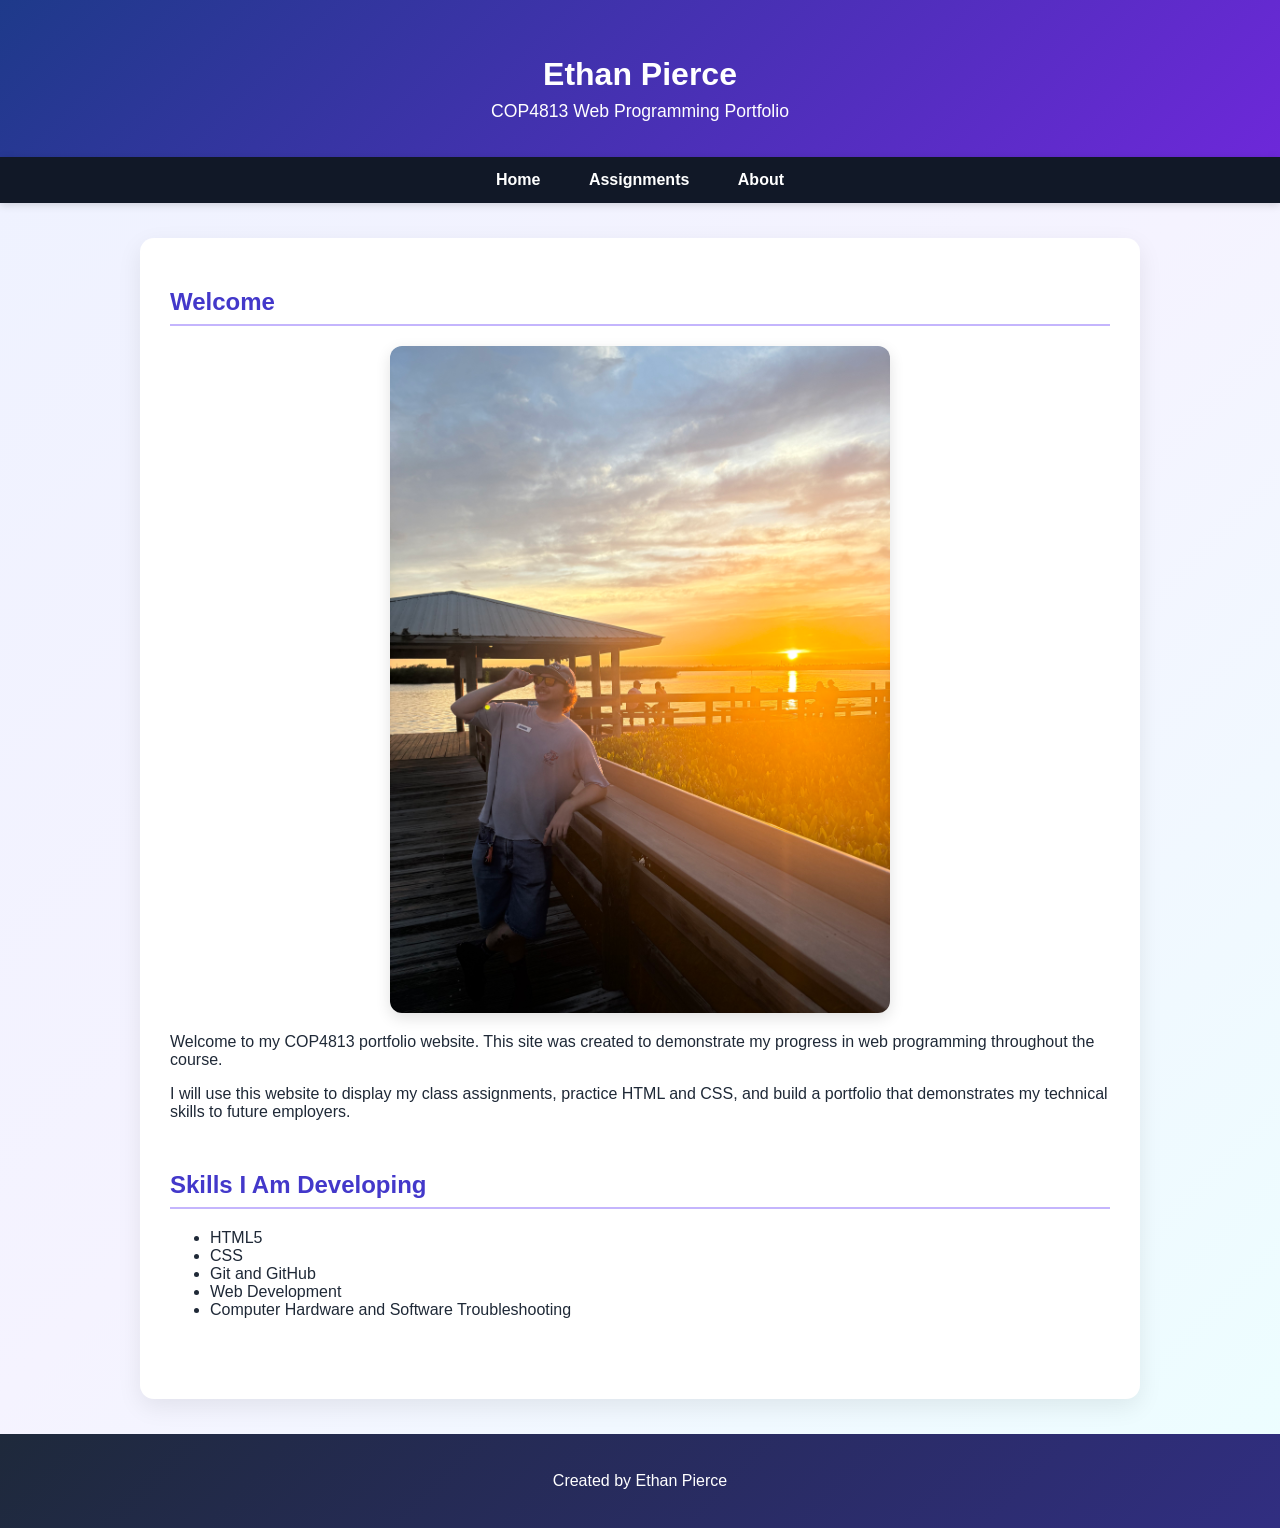
<file: index.html>
<!DOCTYPE html>
<html lang="en">
<head>
    <meta charset="UTF-8">
    <meta name="viewport" content="width=device-width, initial-scale=1.0">

    <meta name="description" content="Personal portfolio website for Ethan Pierce's COP4813 web programming course at Daytona State College.">
    <meta name="author" content="Ethan Pierce">

    <title>Ethan Pierce | COP4813 Portfolio</title>

    <link rel="stylesheet" href="style.css">
</head>

<body>

    <header>
        <h1>Ethan Pierce</h1>
        <p>COP4813 Web Programming Portfolio</p>
    </header>

    <nav aria-label="Main navigation">
        <ul>
            <li><a href="index.html">Home</a></li>
            <li><a href="assignments.html">Assignments</a></li>
            <li><a href="about.html">About</a></li>
        </ul>
    </nav>

    <main>

        <section>
            <h2>Welcome</h2>

            <img src="images/ethan.jpeg"
                 alt="Ethan Pierce"
                 class="profile-image">

            <p>
                Welcome to my COP4813 portfolio website. This site was created
                to demonstrate my progress in web programming throughout the course.
            </p>

            <p>
                I will use this website to display my class assignments, practice
                HTML and CSS, and build a portfolio that demonstrates my technical
                skills to future employers.
            </p>
        </section>


        <section>
            <h2>Skills I Am Developing</h2>

            <ul>
                <li>HTML5</li>
                <li>CSS</li>
                <li>Git and GitHub</li>
                <li>Web Development</li>
                <li>Computer Hardware and Software Troubleshooting</li>
            </ul>
        </section>

    </main>

    <footer>
        <p>Created by Ethan Pierce</p>
    </footer>

</body>
</html>
</file>
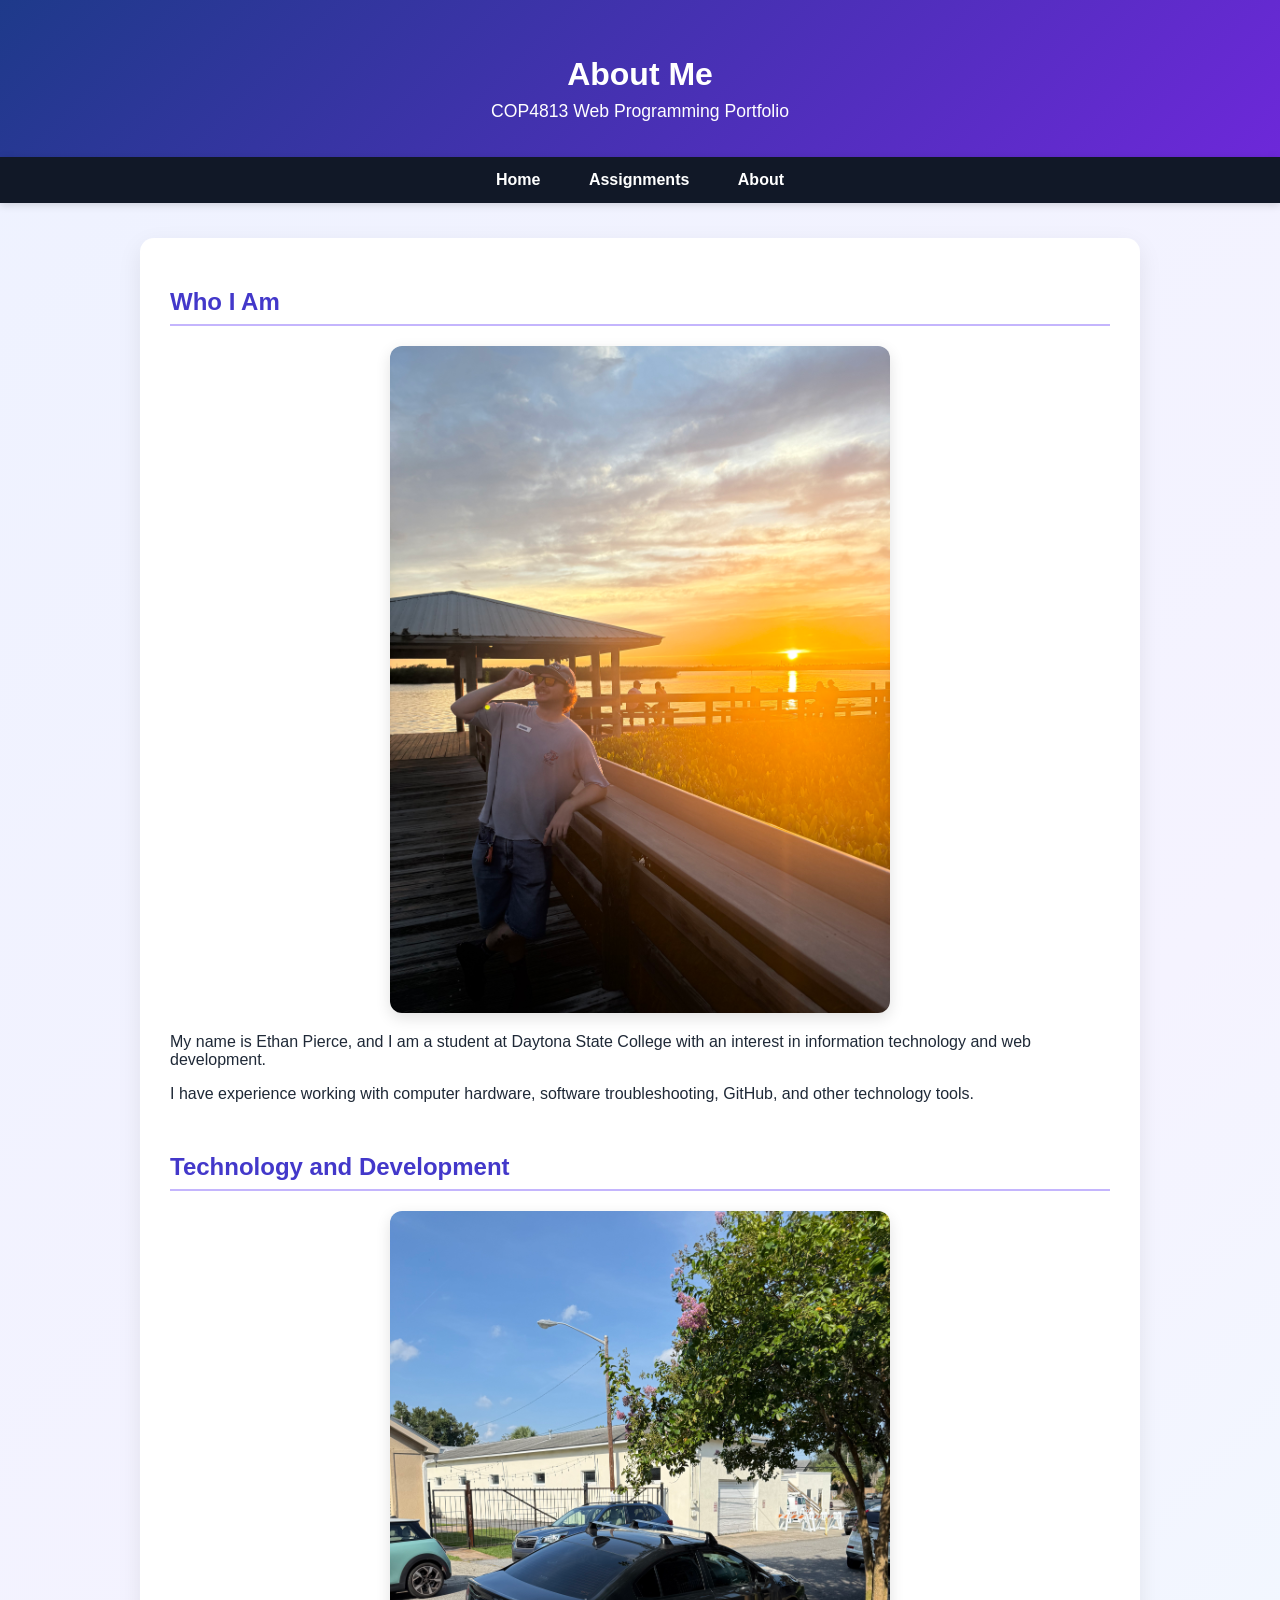
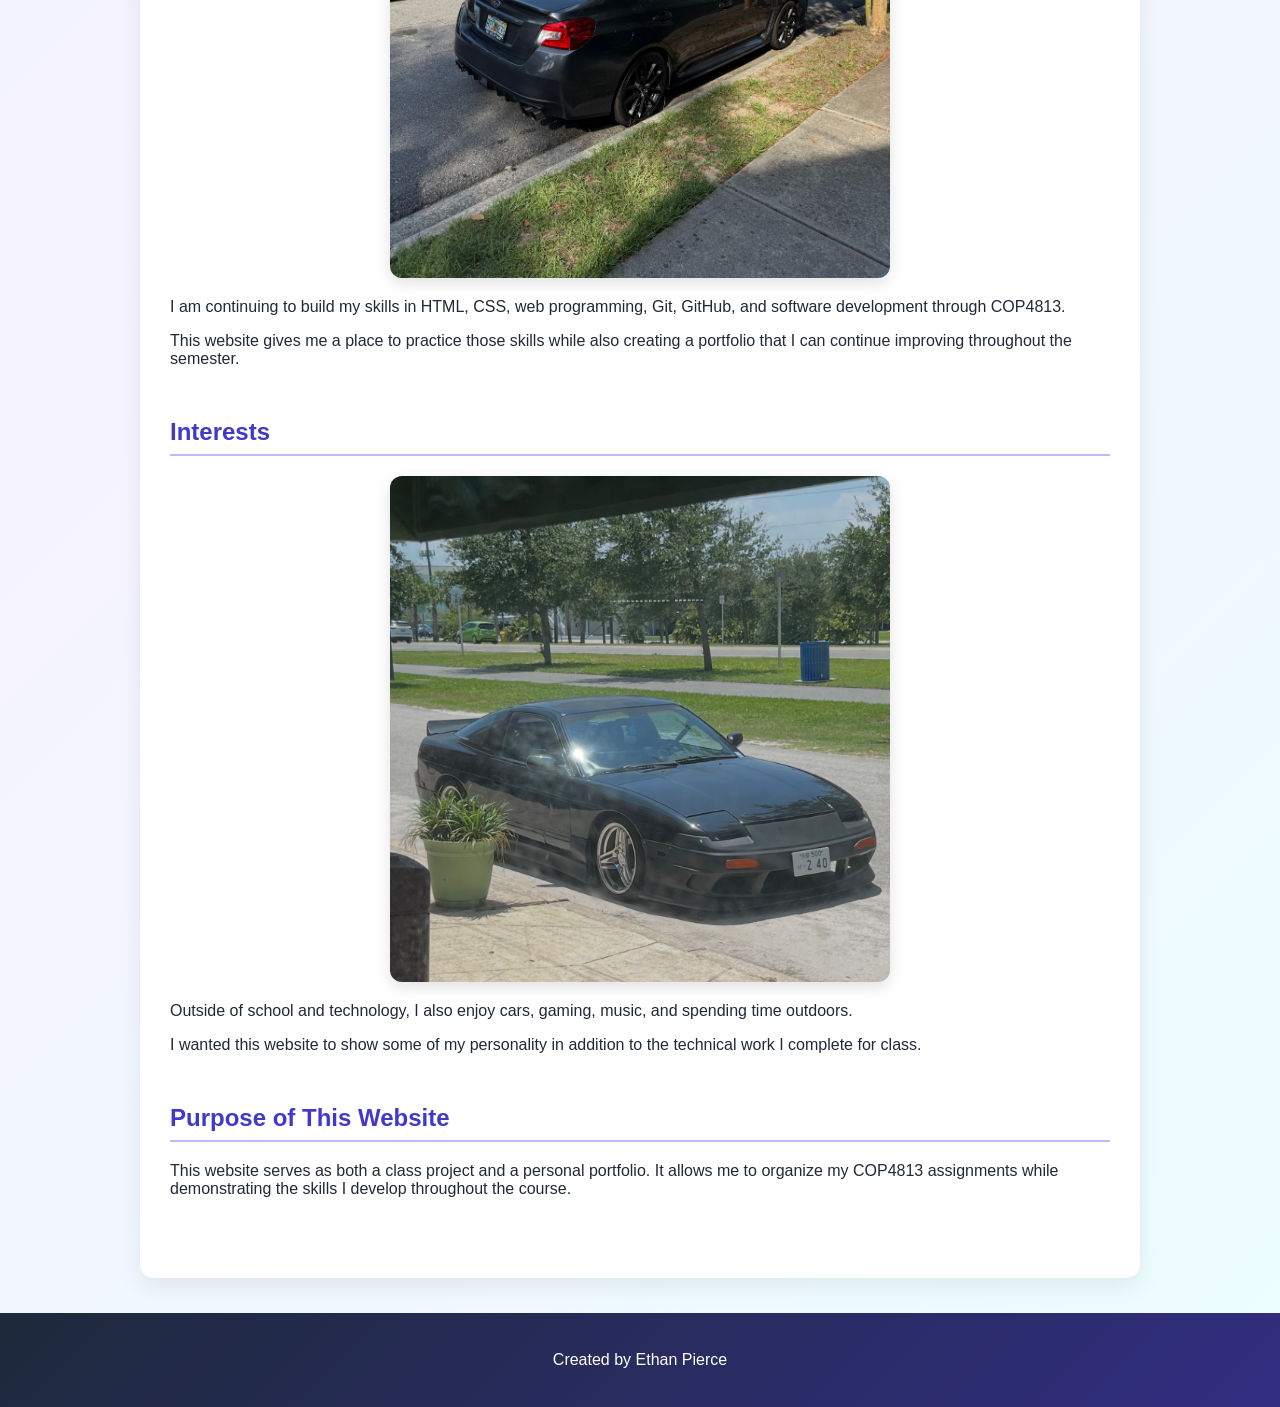
<file: about.html>
<!DOCTYPE html>
<html lang="en">
<head>
    <meta charset="UTF-8">
    <meta name="viewport" content="width=device-width, initial-scale=1.0">

    <meta name="description" content="About Ethan Pierce, a Daytona State College student building web development and information technology skills through COP4813.">
    <meta name="author" content="Ethan Pierce">

    <title>About | Ethan Pierce</title>

    <link rel="stylesheet" href="style.css">
</head>

<body>

    <header>
        <h1>About Me</h1>
        <p>COP4813 Web Programming Portfolio</p>
    </header>

    <nav aria-label="Main navigation">
        <ul>
            <li><a href="index.html">Home</a></li>
            <li><a href="assignments.html">Assignments</a></li>
            <li><a href="about.html">About</a></li>
        </ul>
    </nav>

    <main>

        <section>
            <h2>Who I Am</h2>

            <img src="images/ethan.jpeg"
                 alt="Ethan Pierce"
                 class="about-page-image">

            <p>
                My name is Ethan Pierce, and I am a student at Daytona State College
                with an interest in information technology and web development.
            </p>

            <p>
                I have experience working with computer hardware, software
                troubleshooting, GitHub, and other technology tools.
            </p>
        </section>

        <section>
            <h2>Technology and Development</h2>

            <img src="images/serana.jpeg"
                 alt="Ethan Pierce's newer car"
                 class="about-page-image">

            <p>
                I am continuing to build my skills in HTML, CSS, web programming,
                Git, GitHub, and software development through COP4813.
            </p>

            <p>
                This website gives me a place to practice those skills while also
                creating a portfolio that I can continue improving throughout the
                semester.
            </p>
        </section>

        <section>
            <h2>Interests</h2>

            <img src="images/eva.jpeg"
                 alt="Ethan Pierce's previous car"
                 class="about-page-image">

            <p>
                Outside of school and technology, I also enjoy cars, gaming,
                music, and spending time outdoors.
            </p>

            <p>
                I wanted this website to show some of my personality in addition
                to the technical work I complete for class.
            </p>
        </section>

        <section>
            <h2>Purpose of This Website</h2>

            <p>
                This website serves as both a class project and a personal portfolio.
                It allows me to organize my COP4813 assignments while demonstrating
                the skills I develop throughout the course.
            </p>
        </section>

    </main>

    <footer>
        <p>Created by Ethan Pierce</p>
    </footer>

</body>
</html>
</file>
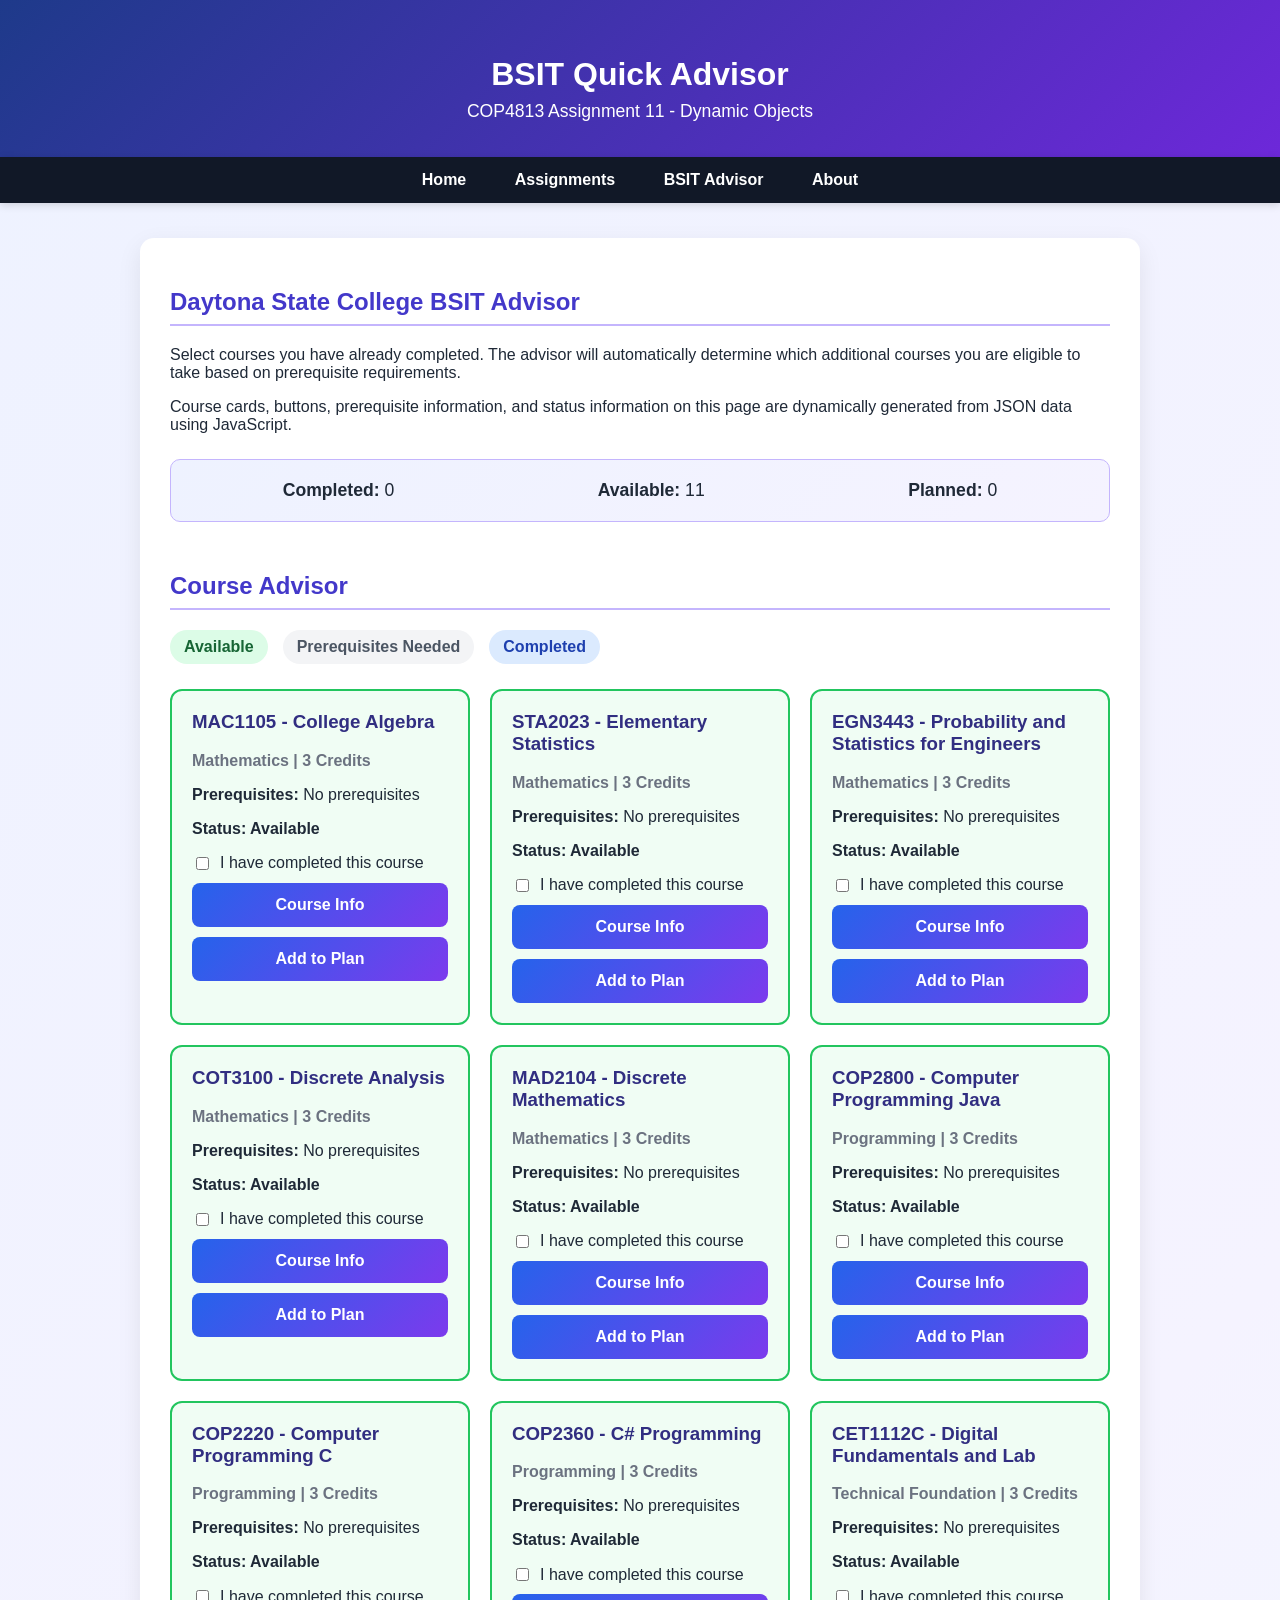
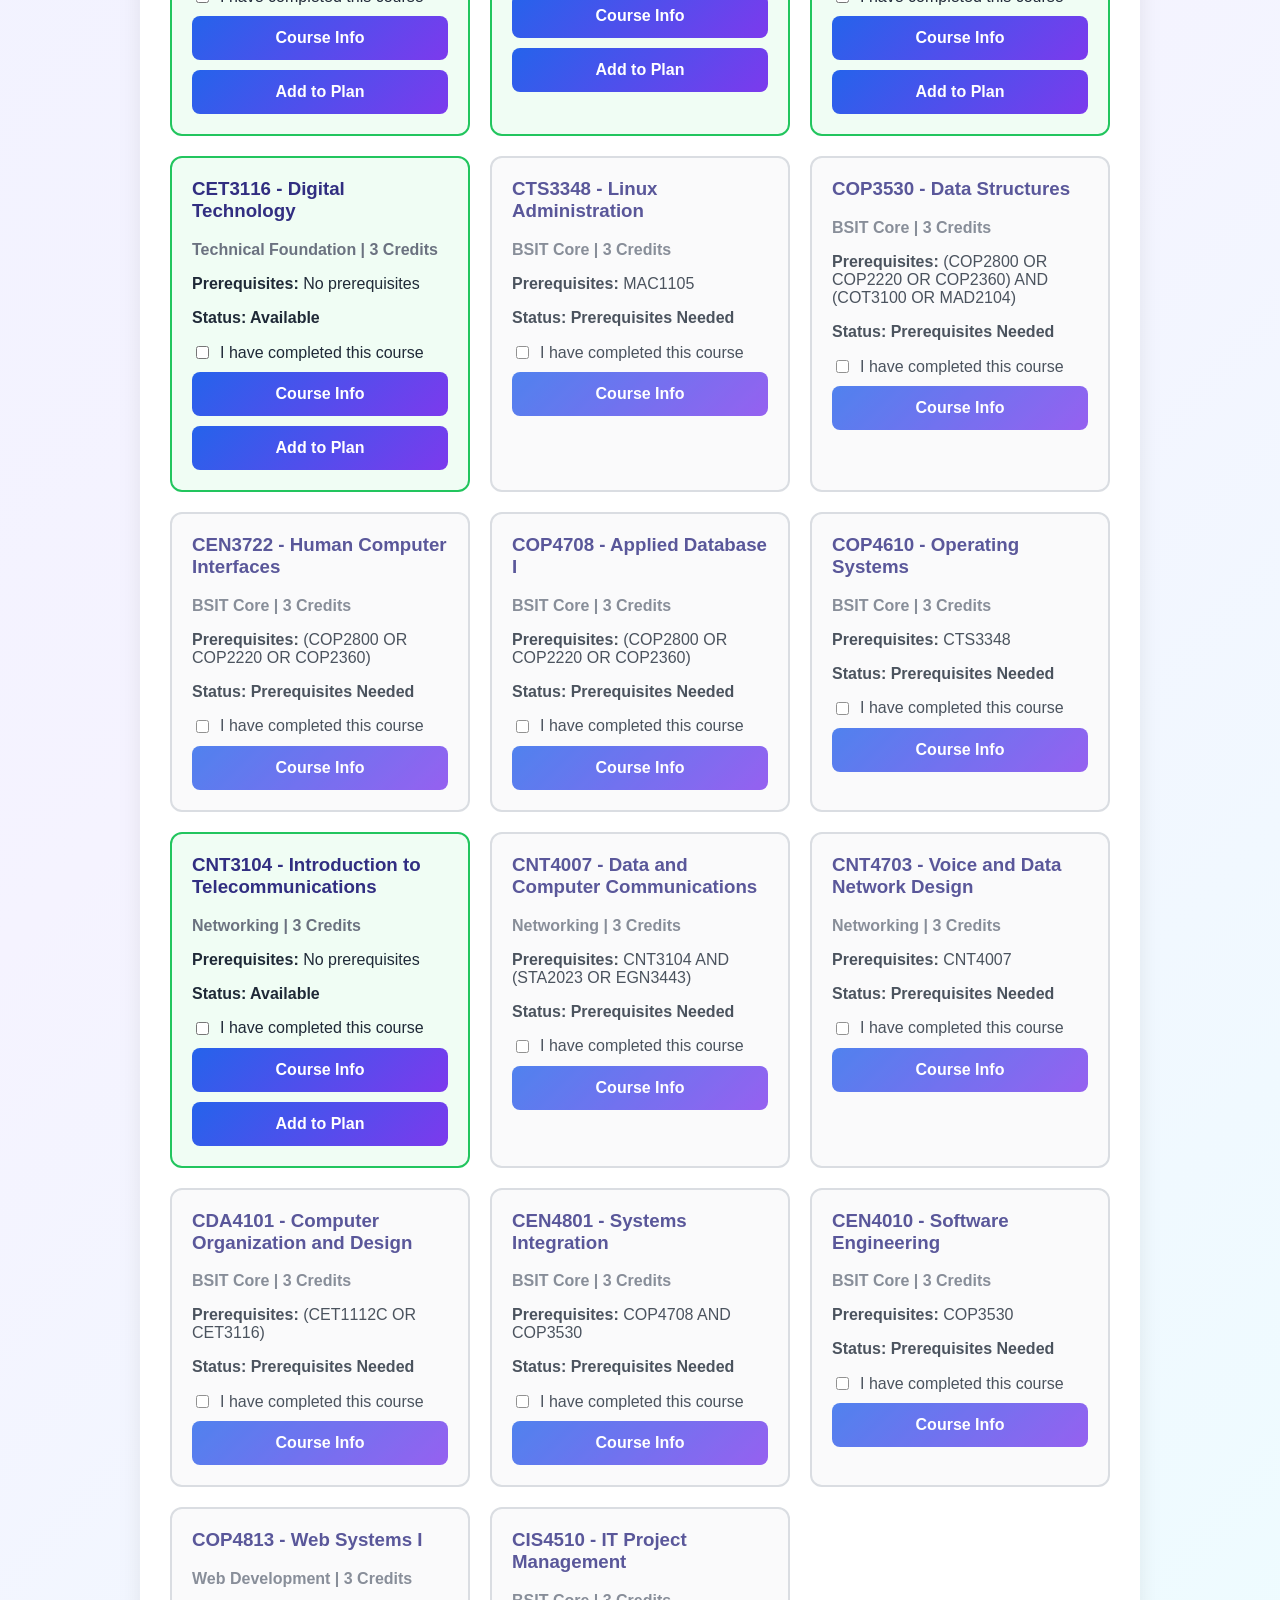
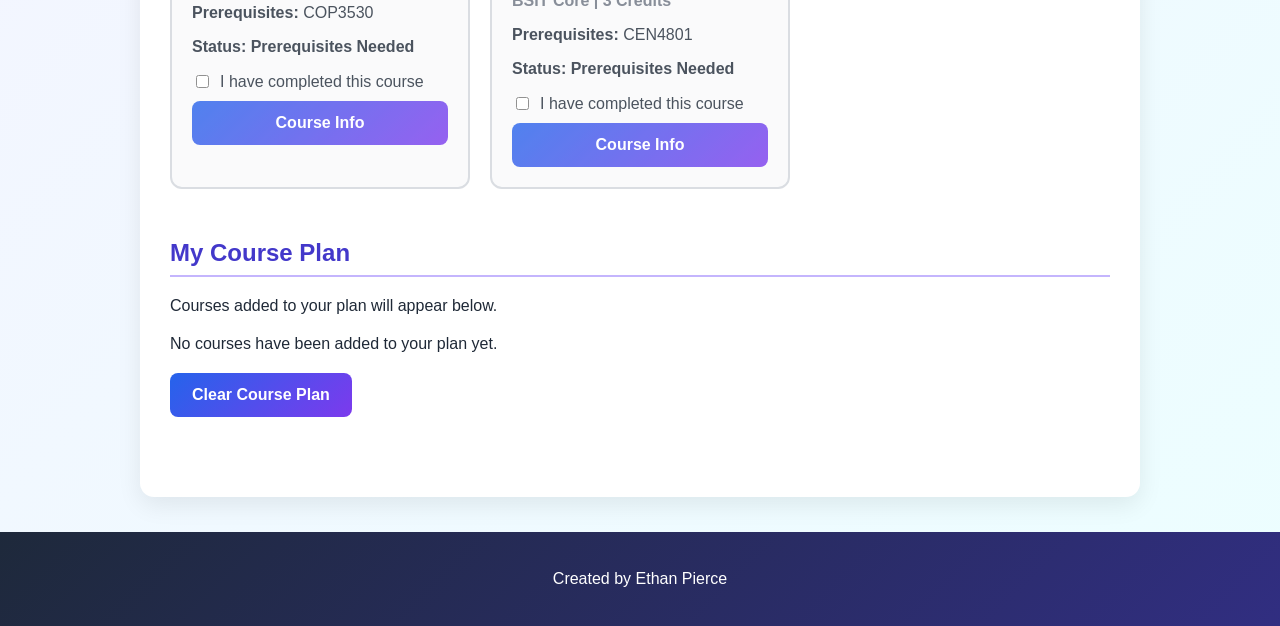
<file: advisor.html>
<!DOCTYPE html>
<html lang="en">
<head>
    <meta charset="UTF-8">
    <meta name="viewport" content="width=device-width, initial-scale=1.0">

    <meta
        name="description"
        content="Interactive BSIT course advising tool for COP4813 Assignment 11."
    >
    <meta name="author" content="Ethan Pierce">

    <title>BSIT Quick Advisor | COP4813</title>

    <link rel="stylesheet" href="style.css">
</head>

<body>

    <header>
        <h1>BSIT Quick Advisor</h1>
        <p>COP4813 Assignment 11 - Dynamic Objects</p>
    </header>

    <nav aria-label="Main navigation">
        <ul>
            <li><a href="index.html">Home</a></li>
            <li><a href="assignments.html">Assignments</a></li>
            <li><a href="advisor.html">BSIT Advisor</a></li>
            <li><a href="about.html">About</a></li>
        </ul>
    </nav>

    <main>

        <section>
            <h2>Daytona State College BSIT Advisor</h2>

            <p>
                Select courses you have already completed. The advisor will
                automatically determine which additional courses you are
                eligible to take based on prerequisite requirements.
            </p>

            <p>
                Course cards, buttons, prerequisite information, and status
                information on this page are dynamically generated from JSON
                data using JavaScript.
            </p>

            <div class="advisor-summary">
                <div>
                    <strong>Completed:</strong>
                    <span id="completedCount">0</span>
                </div>

                <div>
                    <strong>Available:</strong>
                    <span id="availableCount">0</span>
                </div>

                <div>
                    <strong>Planned:</strong>
                    <span id="plannedCount">0</span>
                </div>
            </div>
        </section>

        <section>
            <h2>Course Advisor</h2>

            <div class="advisor-legend">
                <span class="legend-available">Available</span>
                <span class="legend-locked">Prerequisites Needed</span>
                <span class="legend-completed">Completed</span>
            </div>

            <div id="courseContainer" class="course-grid">
                <p>Loading course data...</p>
            </div>

            <p id="advisorError" class="form-error" aria-live="polite"></p>
        </section>

        <section>
            <h2>My Course Plan</h2>

            <p>
                Courses added to your plan will appear below.
            </p>

            <div id="planContainer" class="course-plan">
                <p>No courses have been added to your plan yet.</p>
            </div>

            <button id="clearPlanButton" type="button">
                Clear Course Plan
            </button>
        </section>

    </main>

    <footer>
        <p>Created by Ethan Pierce</p>
    </footer>

    <script src="advisor.js"></script>

</body>
</html>
</file>
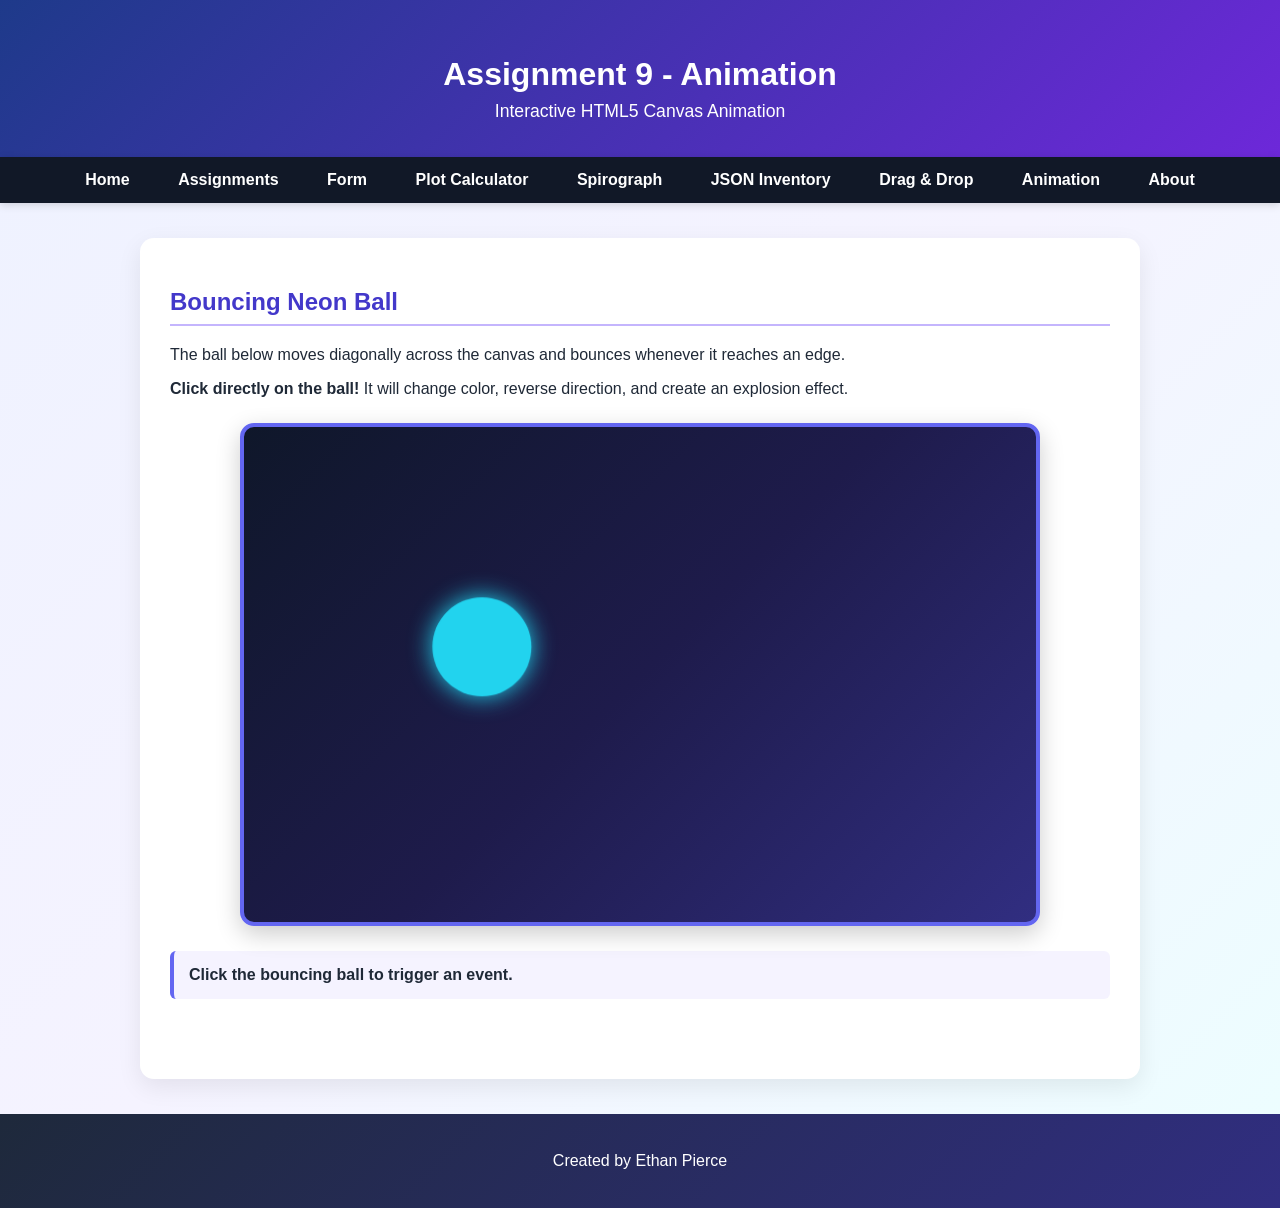
<file: animation.html>
<!DOCTYPE html>
<html lang="en">
<head>
    <meta charset="UTF-8">
    <meta name="viewport" content="width=device-width, initial-scale=1.0">

    <meta name="description"
          content="HTML5 Canvas animation assignment for Ethan Pierce's COP4813 Web Programming course.">
    <meta name="author" content="Ethan Pierce">

    <title>Assignment 9 - Animation | COP4813</title>

    <link rel="stylesheet" href="style.css?v=9">
</head>

<body>

    <header>
        <h1>Assignment 9 - Animation</h1>
        <p>Interactive HTML5 Canvas Animation</p>
    </header>

    <nav aria-label="Main navigation">
        <ul>
            <li><a href="index.html">Home</a></li>
            <li><a href="assignments.html">Assignments</a></li>
            <li><a href="form.html">Form</a></li>
            <li><a href="plot.html">Plot Calculator</a></li>
            <li><a href="spirograph.html">Spirograph</a></li>
            <li><a href="assignment6.html">JSON Inventory</a></li>
            <li><a href="dragdrop.html">Drag & Drop</a></li>
            <li><a href="animation.html">Animation</a></li>
            <li><a href="about.html">About</a></li>
        </ul>
    </nav>

    <main>

        <section>
            <h2>Bouncing Neon Ball</h2>

            <p>
                The ball below moves diagonally across the canvas and
                bounces whenever it reaches an edge.
            </p>

            <p>
                <strong>Click directly on the ball!</strong>
                It will change color, reverse direction, and create
                an explosion effect.
            </p>

            <div class="animation-container">

                <canvas
                    id="animationCanvas"
                    width="800"
                    height="500"
                    aria-label="Interactive bouncing ball animation"
                >
                    Your browser does not support HTML5 Canvas.
                </canvas>

            </div>

            <p id="animationMessage" class="drop-message" aria-live="polite">
                Click the bouncing ball to trigger an event.
            </p>

        </section>

    </main>

    <footer>
        <p>Created by Ethan Pierce</p>
    </footer>

    <script src="animation.js?v=1"></script>

</body>
</html>
</file>
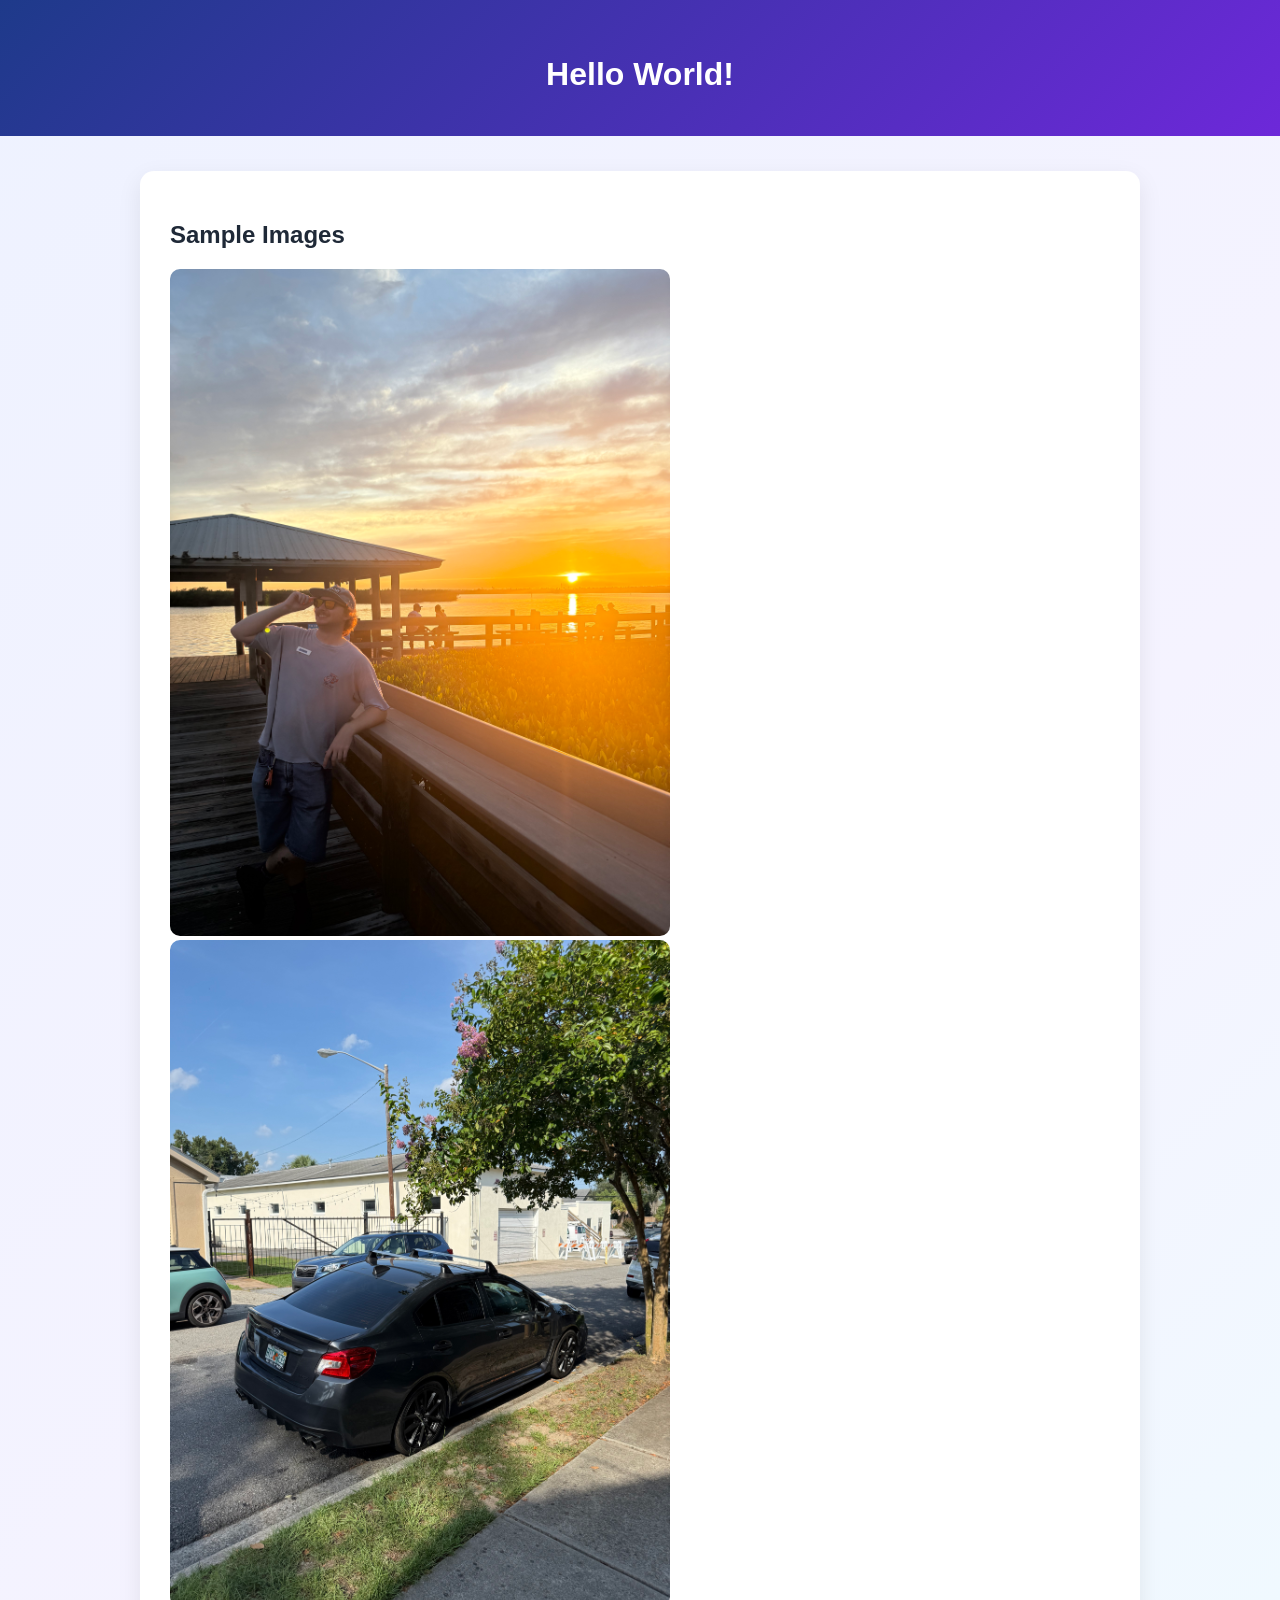
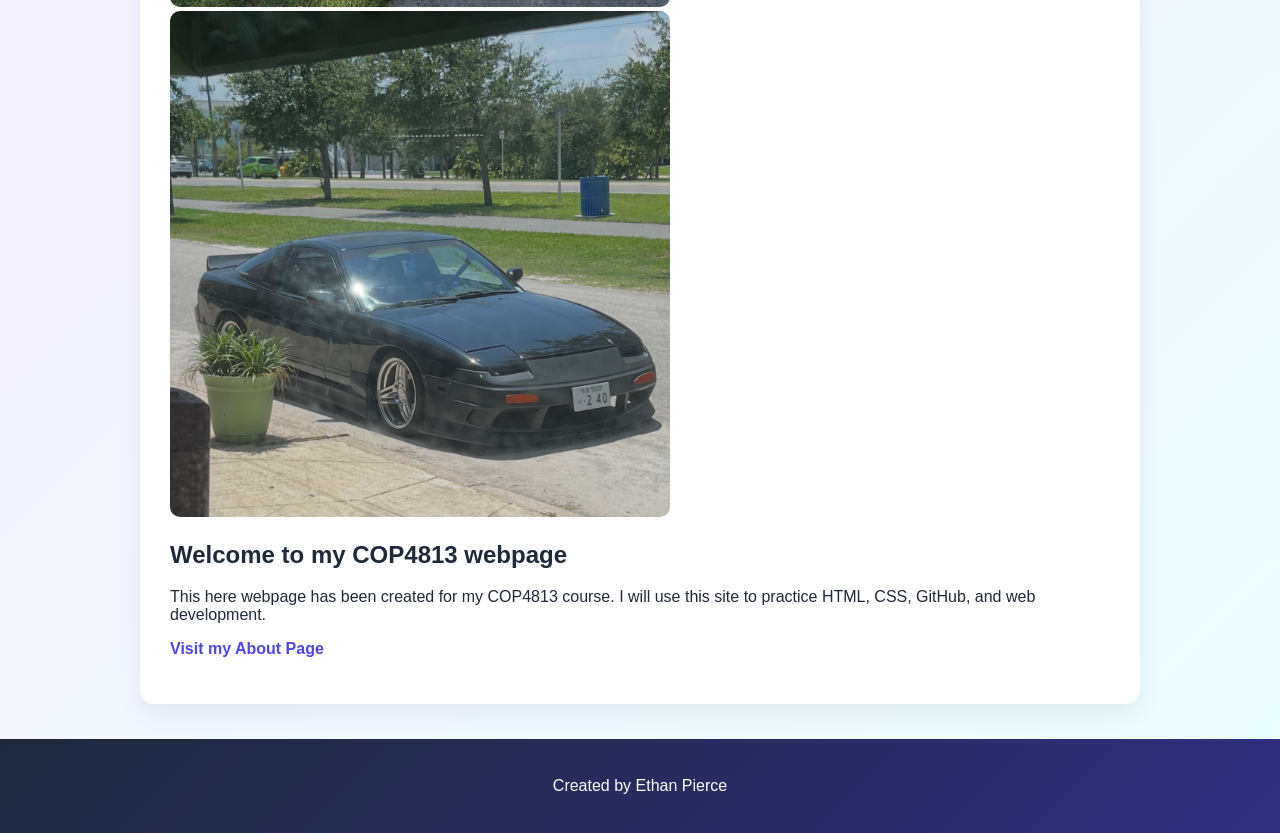
<file: assignment1.html>
<!DOCTYPE html>
<html lang="en">
  <head>
    <meta charset="UTF-8">
    <meta name="viewport" content="width-device-width, initial-scale=1.0">
    <title>COP4813 - Hello World!</title>
    <link rel="stylesheet" href="style.css">
  </head>

  <body>

    <header>
        <h1> Hello World!</h1>
    </header>
    <main> 
       <h2>Sample Images</h2>

<img src="images/ethan.jpeg" alt="Me!" width="500">

<img src="images/serana.jpeg" alt="My New Car" width="500">

<img src="images/eva.jpeg" alt="My Old Car" width="500">
        <h2>Welcome to my COP4813 webpage</h2>

        <p>
            This here webpage has been created for my COP4813 course.
            I will use this site to practice HTML, CSS, GitHub,
            and web development.
        </p>

        <p>
            <a href="about.html"> Visit my About Page </a>
        </p>
    </main>
    <footer>
        <p>Created by Ethan Pierce</p>
    </footer>


  </body>
</html>
</file>
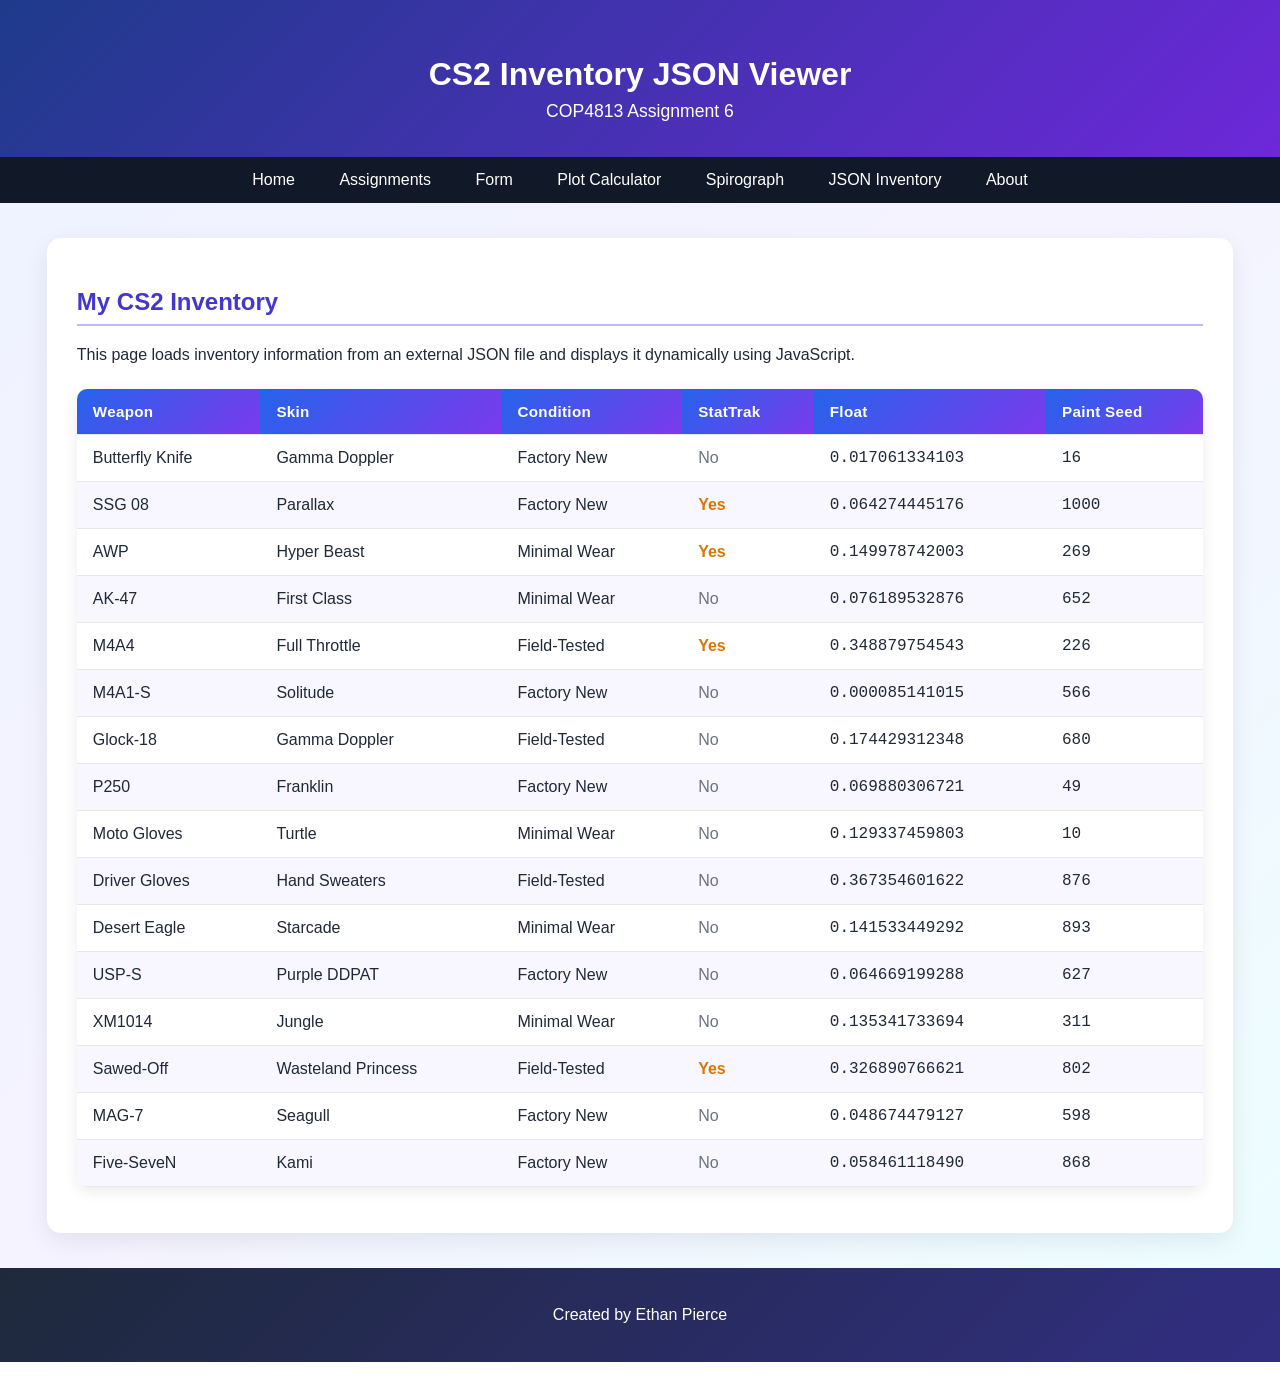
<file: assignment6.html>
<!-- hi -->
<!DOCTYPE html>
<html lang="en">
<head>
    <meta charset="UTF-8">
    <meta name="viewport" content="width=device-width, initial-scale=1.0">

    <meta name="description"
          content="COP4813 Assignment 6 displaying Counter-Strike inventory data from an external JSON file.">
    <meta name="author" content="Ethan Pierce">

    <title>Assignment 6 | JSON Inventory</title>

   <link rel="stylesheet" href="assignment6.css">
</head>

<body>

    <header>
        <h1>CS2 Inventory JSON Viewer</h1>
        <p>COP4813 Assignment 6</p>
    </header>

    <nav aria-label="Main navigation">
        <ul>
            <li><a href="index.html">Home</a></li>
            <li><a href="assignments.html">Assignments</a></li>
            <li><a href="form.html">Form</a></li>
            <li><a href="plot.html">Plot Calculator</a></li>
            <li><a href="spirograph.html">Spirograph</a></li>
            <li><a href="assignment6.html">JSON Inventory</a></li>
            <li><a href="about.html">About</a></li>
        </ul>
    </nav>

    <main>
        <section>
            <h2>My CS2 Inventory</h2>

            <p>
                This page loads inventory information from an external JSON file
                and displays it dynamically using JavaScript.
            </p>

            <div id="inventoryContainer">
                <p>Loading inventory data...</p>
            </div>

            <p
                id="jsonError"
                class="form-error"
                aria-live="polite"
            ></p>
        </section>
    </main>

    <footer>
        <p>Created by Ethan Pierce</p>
    </footer>

    <script src="assignment6.js?v=6"></script>

</body>
</html>
</file>
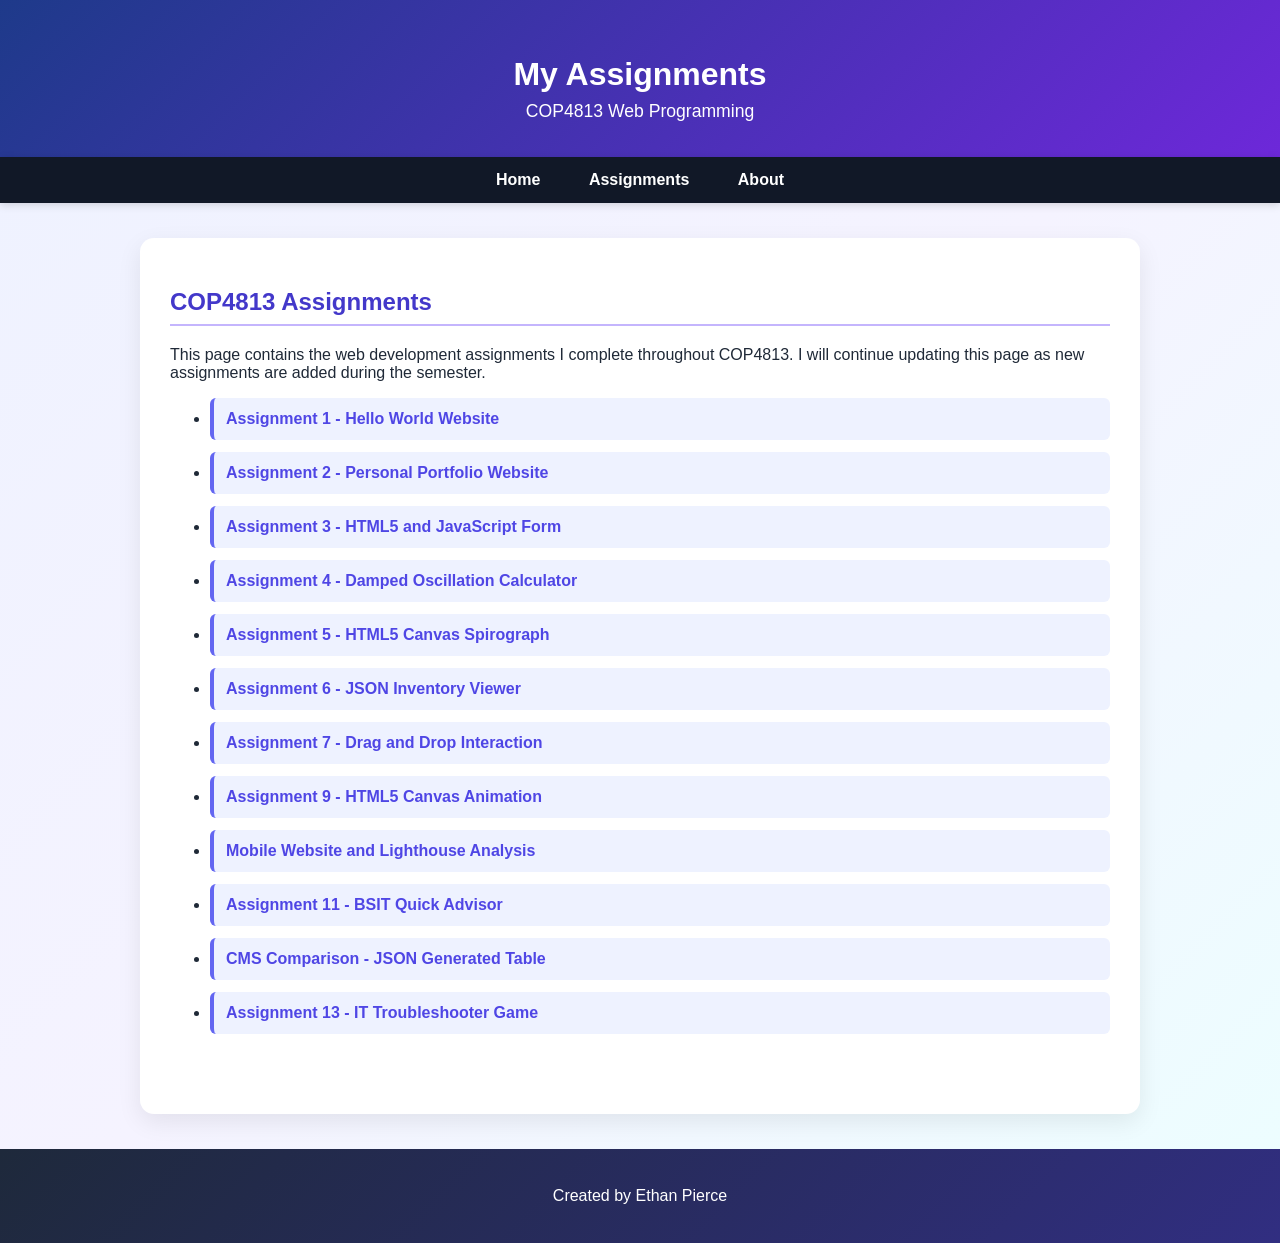
<file: assignments.html>
<!DOCTYPE html>
<html lang="en">
<head>
    <meta charset="UTF-8">
    <meta name="viewport" content="width=device-width, initial-scale=1.0">

    <meta
        name="description"
        content="COP4813 assignments completed by Ethan Pierce for web programming at Daytona State College."
    >
    <meta name="author" content="Ethan Pierce">

    <title>Assignments | Ethan Pierce</title>

    <link rel="stylesheet" href="style.css">
</head>

<body>

    <header>
        <h1>My Assignments</h1>
        <p>COP4813 Web Programming</p>
    </header>

    <nav aria-label="Main navigation">
        <ul>
            <li><a href="index.html">Home</a></li>
            <li><a href="assignments.html">Assignments</a></li>
            <li><a href="about.html">About</a></li>
        </ul>
    </nav>

    <main>
        <section>
            <h2>COP4813 Assignments</h2>

            <p>
                This page contains the web development assignments I complete
                throughout COP4813. I will continue updating this page as new
                assignments are added during the semester.
            </p>

            <ul class="assignment-list">
                <li>
                    <a href="assignment1.html">
                        Assignment 1 - Hello World Website
                    </a>
                </li>

                <li>
                    <a href="index.html">
                        Assignment 2 - Personal Portfolio Website
                    </a>
                </li>

                <li>
                    <a href="form.html">
                        Assignment 3 - HTML5 and JavaScript Form
                    </a>
                </li>

                <li>
                    <a href="plot.html">
                        Assignment 4 - Damped Oscillation Calculator
                    </a>
                </li>

                <li>
                    <a href="spirograph.html">
                        Assignment 5 - HTML5 Canvas Spirograph
                    </a>
                </li>

                <li>
                    <a href="assignment6.html">
                        Assignment 6 - JSON Inventory Viewer
                    </a>
                </li>

                <li>
                    <a href="dragdrop.html">
                        Assignment 7 - Drag and Drop Interaction
                    </a>
                </li>

                <li>
                    <a href="animation.html">
                        Assignment 9 - HTML5 Canvas Animation
                    </a>
                </li>

                <li>
                    <a href="mobile.html">
                        Mobile Website and Lighthouse Analysis
                    </a>
                </li>

                <li>
                    <a href="advisor.html">
                        Assignment 11 - BSIT Quick Advisor
                    </a>
                </li>

                <li>
                    <a href="cms.html">
                        CMS Comparison - JSON Generated Table
                    </a>
                </li>

                <li>
                    <a href="game.html">
                        Assignment 13 - IT Troubleshooter Game
                    </a>
                </li>
            </ul>
        </section>
    </main>

    <footer>
        <p>Created by Ethan Pierce</p>
    </footer>

</body>
</html>
</file>
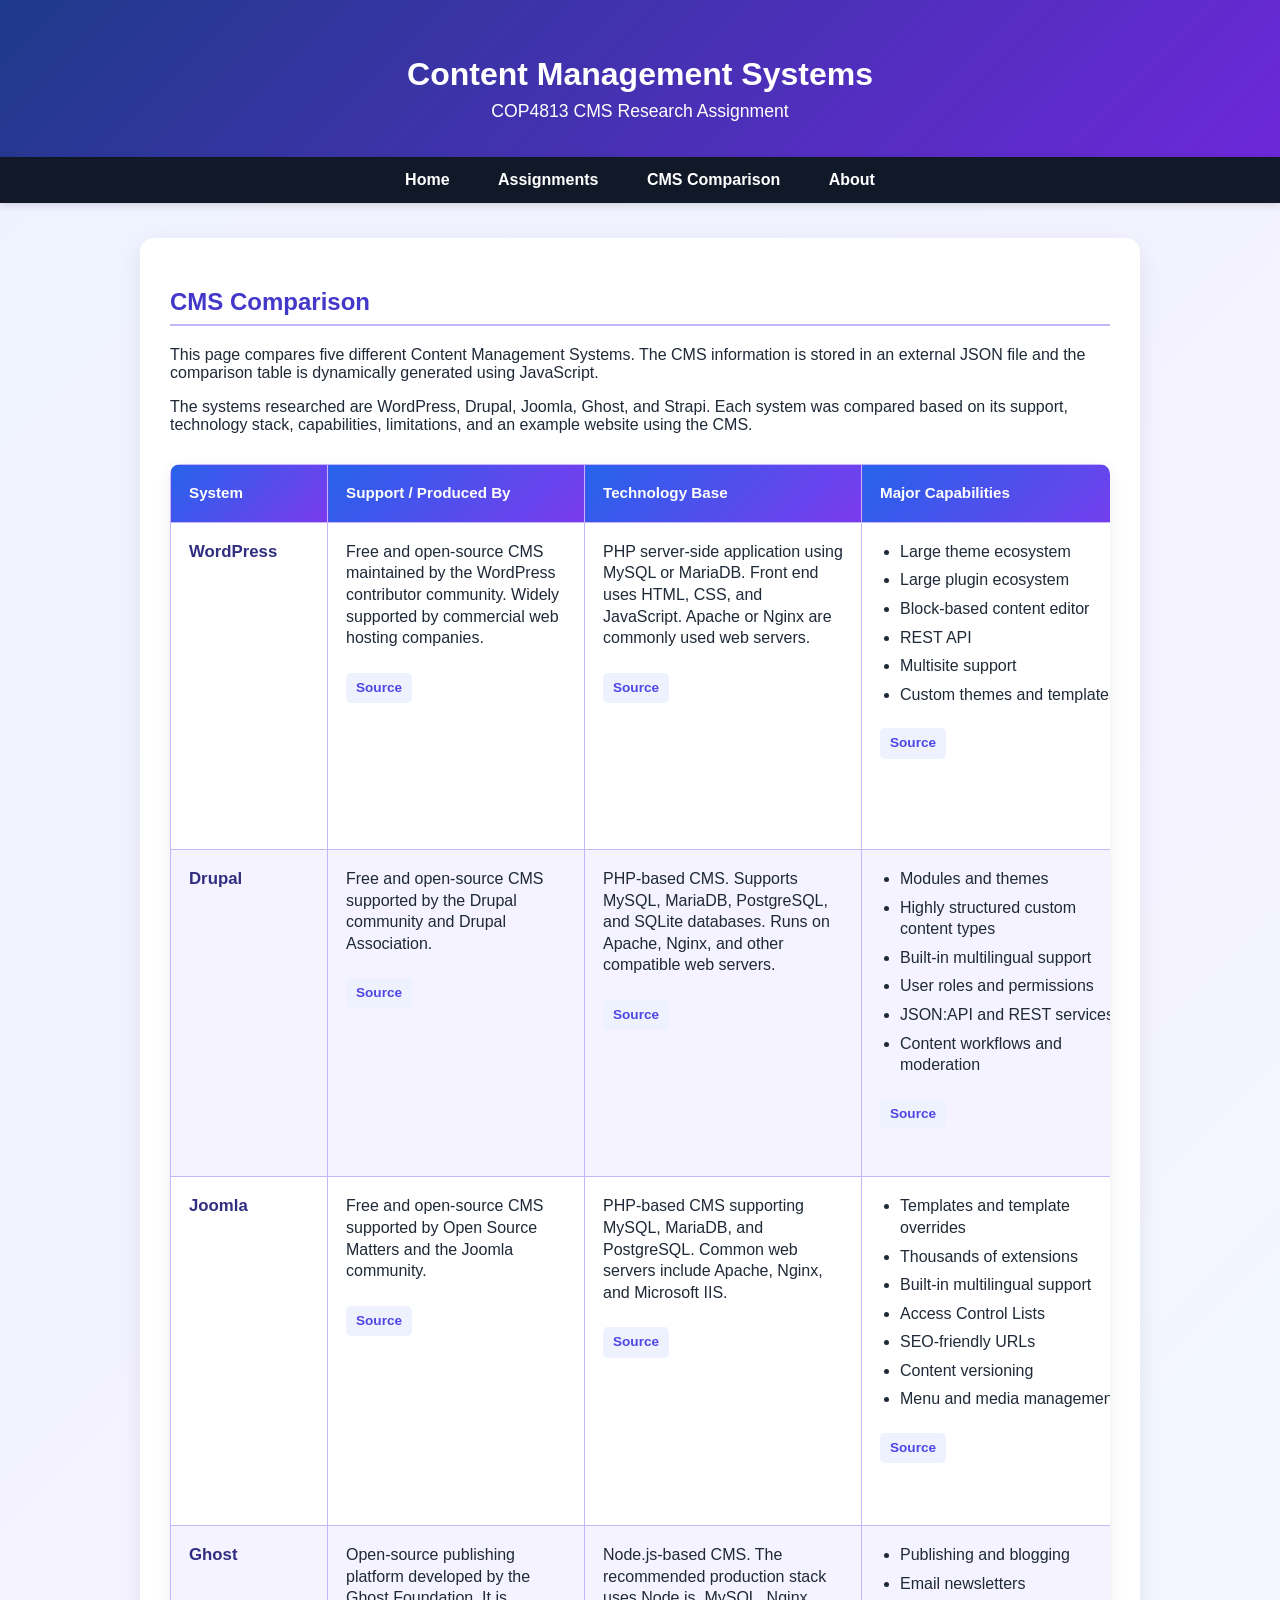
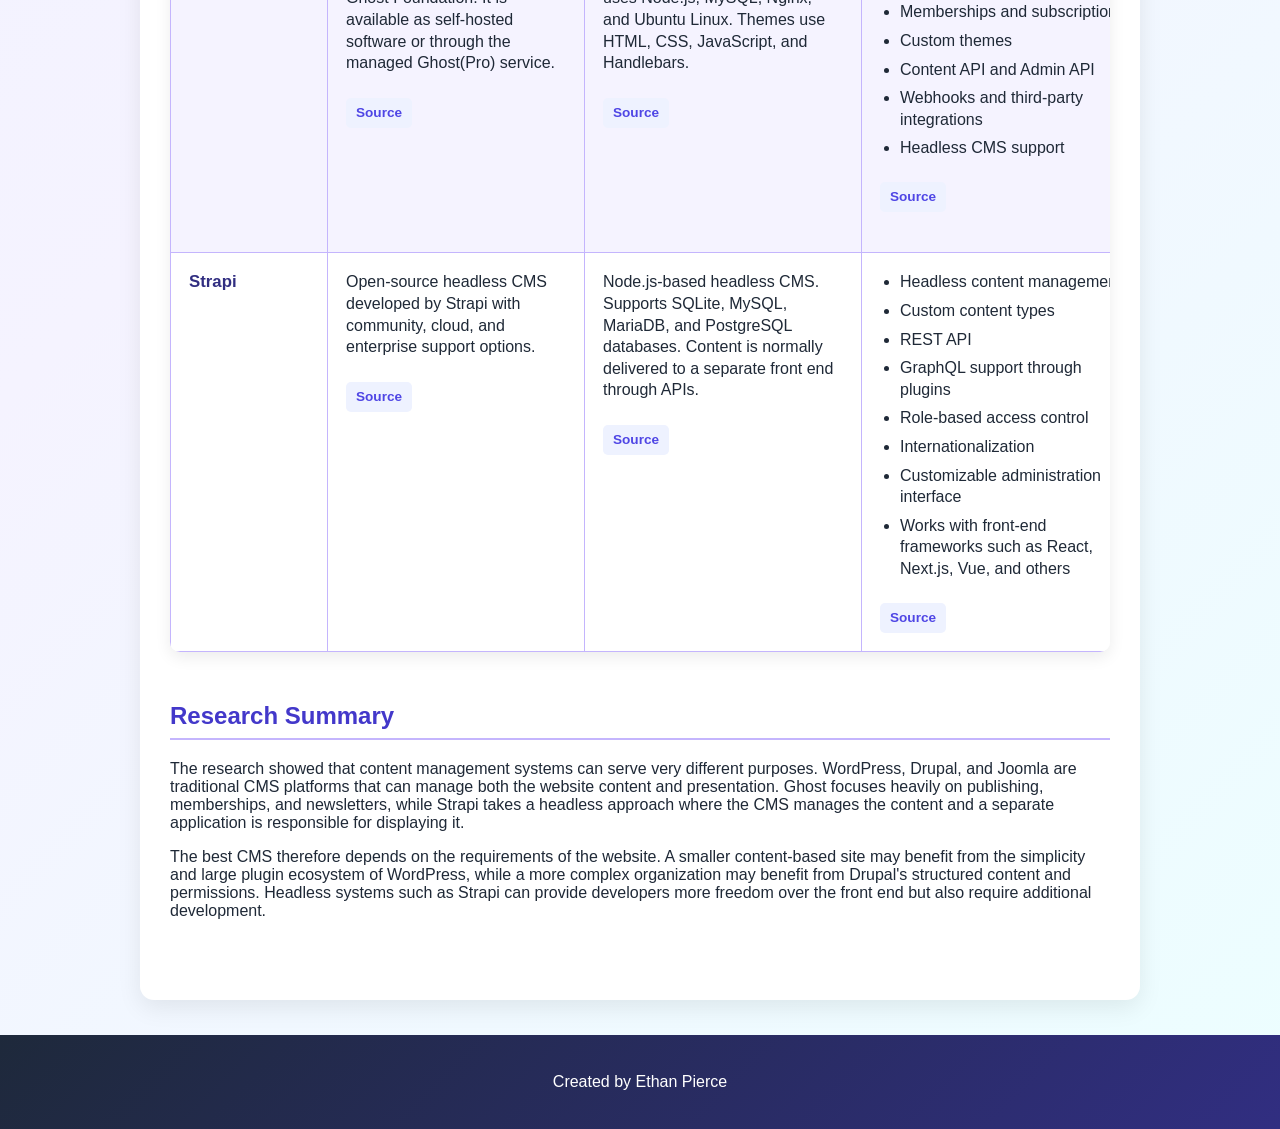
<file: cms.html>
<!DOCTYPE html>
<html lang="en">
<head>
    <meta charset="UTF-8">
    <meta name="viewport" content="width=device-width, initial-scale=1.0">

    <meta
        name="description"
        content="Comparison of five web content management systems for COP4813."
    >
    <meta name="author" content="Ethan Pierce">

    <title>Content Management Systems | COP4813</title>

    <link rel="stylesheet" href="style.css">
</head>

<body>

    <header>
        <h1>Content Management Systems</h1>
        <p>COP4813 CMS Research Assignment</p>
    </header>

    <nav aria-label="Main navigation">
        <ul>
            <li><a href="index.html">Home</a></li>
            <li><a href="assignments.html">Assignments</a></li>
            <li><a href="cms.html">CMS Comparison</a></li>
            <li><a href="about.html">About</a></li>
        </ul>
    </nav>

    <main>

        <section>
            <h2>CMS Comparison</h2>

            <p>
                This page compares five different Content Management Systems.
                The CMS information is stored in an external JSON file and the
                comparison table is dynamically generated using JavaScript.
            </p>

            <p>
                The systems researched are WordPress, Drupal, Joomla, Ghost,
                and Strapi. Each system was compared based on its support,
                technology stack, capabilities, limitations, and an example
                website using the CMS.
            </p>

            <div id="cmsContainer">
                <p>Loading CMS data...</p>
            </div>

            <p
                id="cmsError"
                class="form-error"
                aria-live="polite"
            ></p>
        </section>

        <section>
            <h2>Research Summary</h2>

            <p>
                The research showed that content management systems can serve
                very different purposes. WordPress, Drupal, and Joomla are
                traditional CMS platforms that can manage both the website
                content and presentation. Ghost focuses heavily on publishing,
                memberships, and newsletters, while Strapi takes a headless
                approach where the CMS manages the content and a separate
                application is responsible for displaying it.
            </p>

            <p>
                The best CMS therefore depends on the requirements of the
                website. A smaller content-based site may benefit from the
                simplicity and large plugin ecosystem of WordPress, while a
                more complex organization may benefit from Drupal's structured
                content and permissions. Headless systems such as Strapi can
                provide developers more freedom over the front end but also
                require additional development.
            </p>
        </section>

    </main>

    <footer>
        <p>Created by Ethan Pierce</p>
    </footer>

    <script src="cms.js"></script>

</body>
</html>
</file>
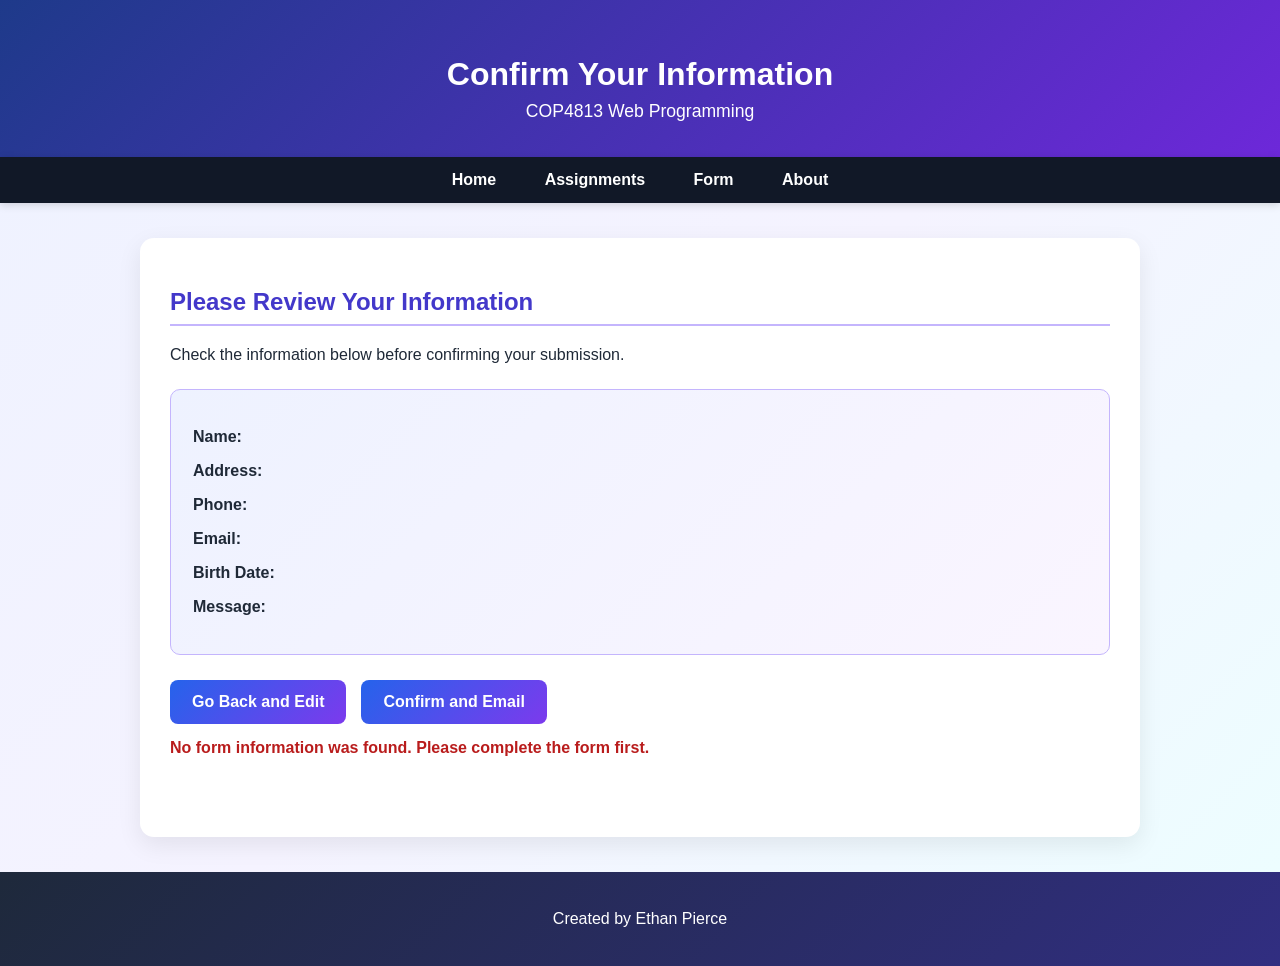
<file: confirmation.html>
<!DOCTYPE html>
<html lang="en">
<head>
    <meta charset="UTF-8">
    <meta name="viewport" content="width=device-width, initial-scale=1.0">

    <meta name="description"
          content="Confirmation page for the COP4813 information form created by Ethan Pierce.">
    <meta name="author" content="Ethan Pierce">

    <title>Confirm Information | Ethan Pierce</title>

    <link rel="stylesheet" href="style.css?v=2">
</head>

<body>

    <header>
        <h1>Confirm Your Information</h1>
        <p>COP4813 Web Programming</p>
    </header>

    <nav aria-label="Main navigation">
        <ul>
            <li><a href="index.html">Home</a></li>
            <li><a href="assignments.html">Assignments</a></li>
            <li><a href="form.html">Form</a></li>
            <li><a href="about.html">About</a></li>
        </ul>
    </nav>

    <main>
        <section>
            <h2>Please Review Your Information</h2>

            <p>
                Check the information below before confirming your submission.
            </p>

            <div class="confirmation-box">
                <p>
                    <strong>Name:</strong>
                    <span id="confirmName"></span>
                </p>

                <p>
                    <strong>Address:</strong>
                    <span id="confirmAddress"></span>
                </p>

                <p>
                    <strong>Phone:</strong>
                    <span id="confirmPhone"></span>
                </p>

                <p>
                    <strong>Email:</strong>
                    <span id="confirmEmail"></span>
                </p>

                <p>
                    <strong>Birth Date:</strong>
                    <span id="confirmBirthdate"></span>
                </p>

                <p>
                    <strong>Message:</strong>
                </p>

                <p id="confirmMessage" class="confirmation-message"></p>
            </div>

            <div class="confirmation-buttons">
                <button type="button" id="backButton">
                    Go Back and Edit
                </button>

                <button type="button" id="confirmButton">
                    Confirm and Email
                </button>
            </div>

            <p
                id="confirmationError"
                class="form-error"
                aria-live="polite"
            ></p>
        </section>
    </main>

    <footer>
        <p>Created by Ethan Pierce</p>
    </footer>

    <script src="confirmation.js"></script>

</body>
</html>
</file>
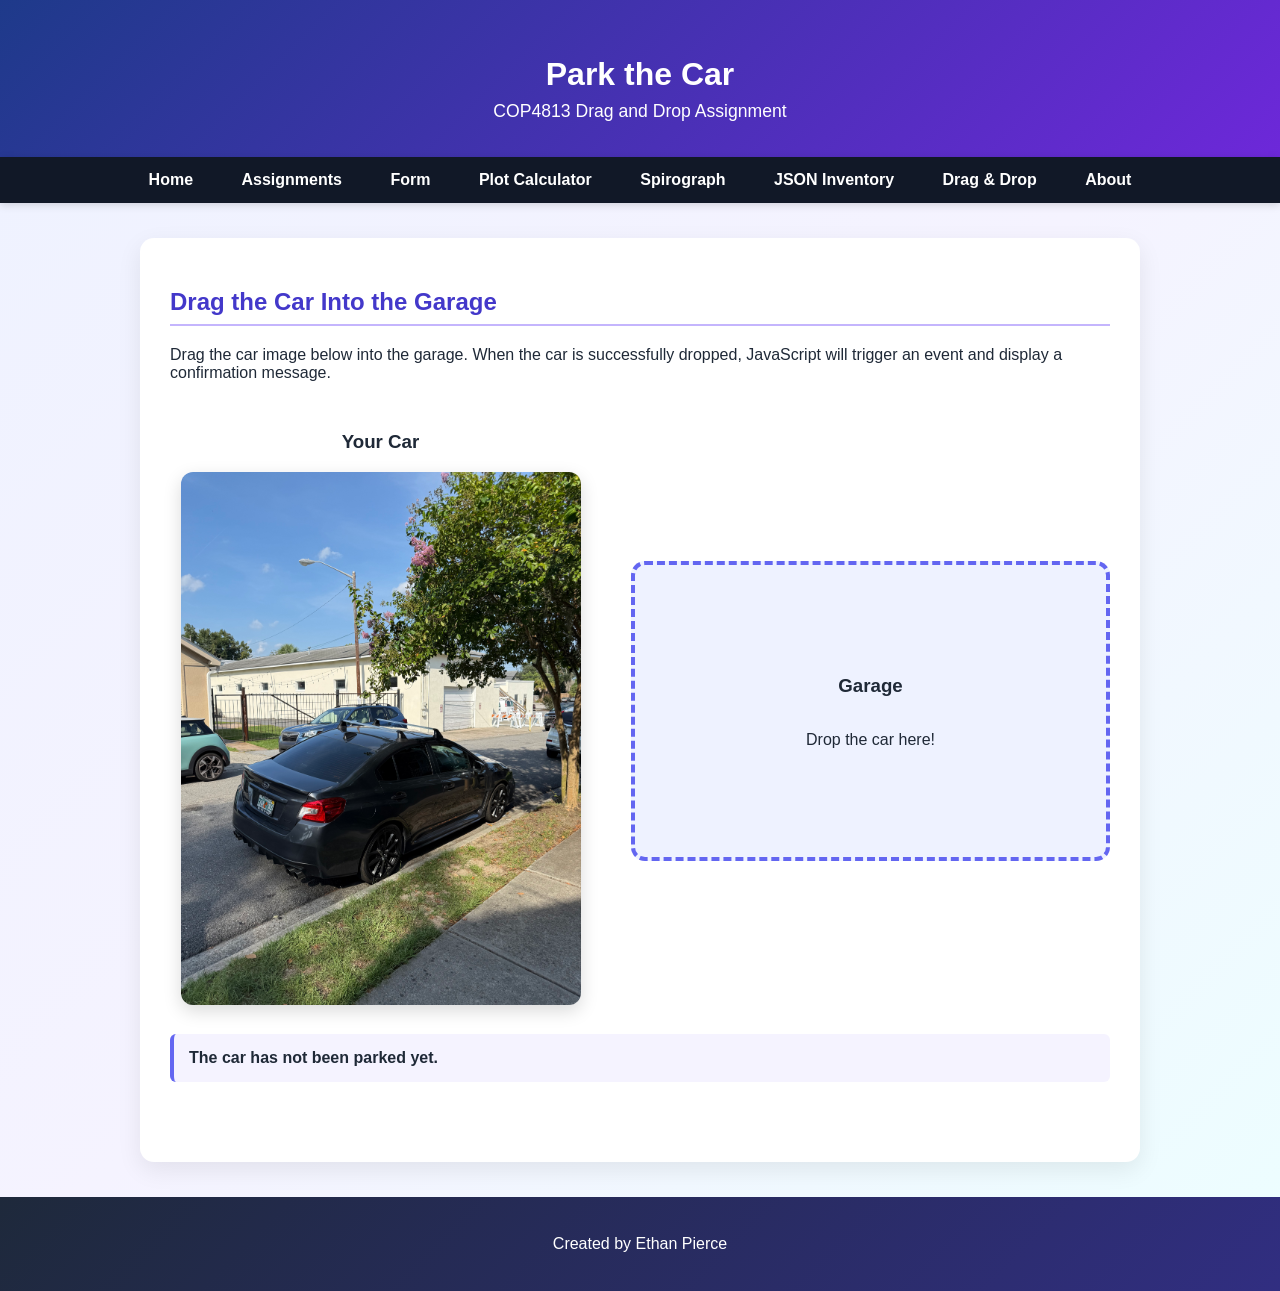
<file: dragdrop.html>
<!DOCTYPE html>
<html lang="en">
<head>
    <meta charset="UTF-8">
    <meta name="viewport" content="width=device-width, initial-scale=1.0">

    <meta name="description"
          content="HTML5 JavaScript drag and drop assignment for Ethan Pierce's COP4813 web programming course.">
    <meta name="author" content="Ethan Pierce">

    <title>Drag and Drop | COP4813</title>

    <link rel="stylesheet" href="style.css?v=7">
</head>

<body>

    <header>
        <h1>Park the Car</h1>
        <p>COP4813 Drag and Drop Assignment</p>
    </header>

    <nav aria-label="Main navigation">
        <ul>
            <li><a href="index.html">Home</a></li>
            <li><a href="assignments.html">Assignments</a></li>
            <li><a href="form.html">Form</a></li>
            <li><a href="plot.html">Plot Calculator</a></li>
            <li><a href="spirograph.html">Spirograph</a></li>
            <li><a href="assignment6.html">JSON Inventory</a></li>
            <li><a href="dragdrop.html">Drag & Drop</a></li>
            <li><a href="about.html">About</a></li>
        </ul>
    </nav>

    <main>

        <section>
            <h2>Drag the Car Into the Garage</h2>

            <p>
                Drag the car image below into the garage.
                When the car is successfully dropped, JavaScript will trigger
                an event and display a confirmation message.
            </p>

            <div class="drag-area">

                <div class="car-container">
                    <h3>Your Car</h3>

                    <img
                        src="images/serana.jpeg"
                        id="dragCar"
                        class="draggable-car"
                        draggable="true"
                        alt="Car that can be dragged into the garage"
                    >
                </div>

                <div
                    id="garage"
                    class="garage-drop-zone"
                    role="region"
                    aria-label="Garage drop zone"
                >
                    <h3>Garage</h3>
                    <p>Drop the car here!</p>
                </div>

            </div>

            <p
                id="dropMessage"
                class="drop-message"
                aria-live="polite"
            >
                The car has not been parked yet.
            </p>

        </section>

    </main>

    <footer>
        <p>Created by Ethan Pierce</p>
    </footer>

    <script src="dragdrop.js?v=7"></script>

</body>
</html>
</file>
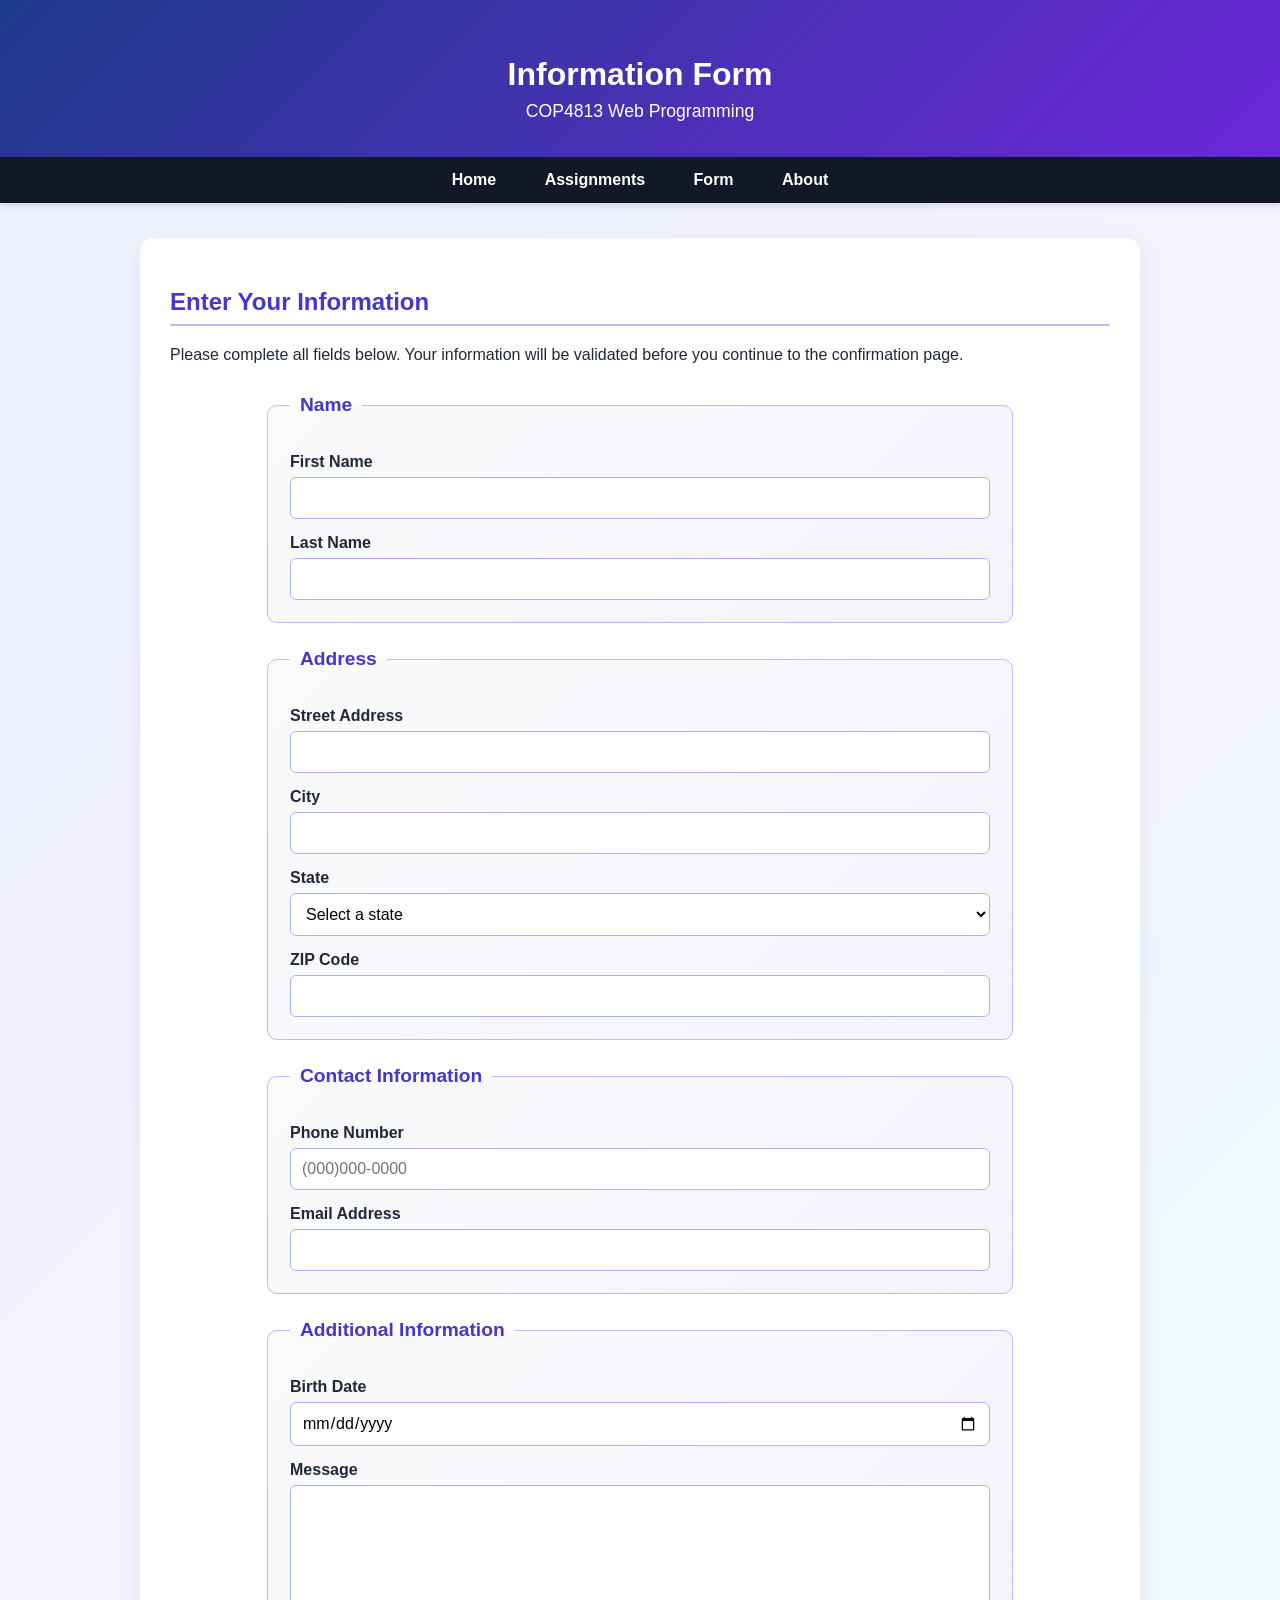
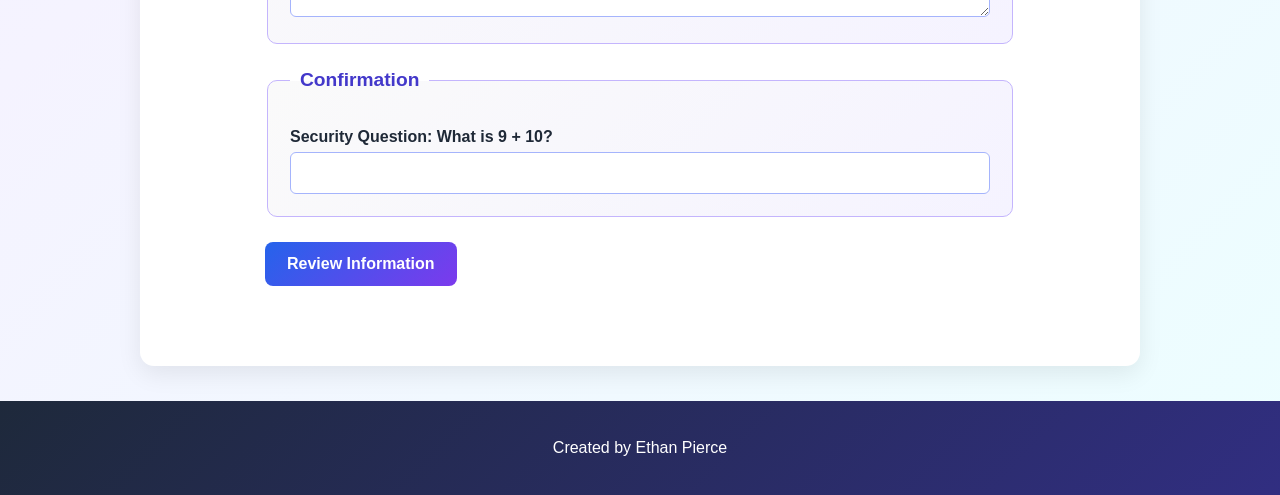
<file: form.html>
<!DOCTYPE html>
<html lang="en">
<head>
    <meta charset="UTF-8">
    <meta name="viewport" content="width=device-width, initial-scale=1.0">

    <meta name="description"
          content="Contact and information form for Ethan Pierce's COP4813 web programming course.">
    <meta name="author" content="Ethan Pierce">

    <title>Information Form | Ethan Pierce</title>

   <link rel="stylesheet" href="style.css?v=2">
</head>

<body>

    <header>
        <h1>Information Form</h1>
        <p>COP4813 Web Programming</p>
    </header>

    <nav aria-label="Main navigation">
        <ul>
            <li><a href="index.html">Home</a></li>
            <li><a href="assignments.html">Assignments</a></li>
            <li><a href="form.html">Form</a></li>
            <li><a href="about.html">About</a></li>
        </ul>
    </nav>

    <main>
        <section>
            <h2>Enter Your Information</h2>

            <p>
                Please complete all fields below. Your information will be
                validated before you continue to the confirmation page.
            </p>

            <form id="infoForm" novalidate>

                <fieldset>
                    <legend>Name</legend>

                    <label for="firstName">First Name</label>
                    <input
                        type="text"
                        id="firstName"
                        name="firstName"
                        autocomplete="given-name"
                        required
                    >

                    <label for="lastName">Last Name</label>
                    <input
                        type="text"
                        id="lastName"
                        name="lastName"
                        autocomplete="family-name"
                        required
                    >
                </fieldset>

                <fieldset>
                    <legend>Address</legend>

                    <label for="address">Street Address</label>
                    <input
                        type="text"
                        id="address"
                        name="address"
                        autocomplete="street-address"
                        required
                    >

                    <label for="city">City</label>
                    <input
                        type="text"
                        id="city"
                        name="city"
                        autocomplete="address-level2"
                        required
                    >

                    <label for="state">State</label>
                    <select
                        id="state"
                        name="state"
                        autocomplete="address-level1"
                        required
                    >
                        <option value="">Select a state</option>
                        <option value="AL">Alabama</option>
                        <option value="AK">Alaska</option>
                        <option value="AZ">Arizona</option>
                        <option value="AR">Arkansas</option>
                        <option value="CA">California</option>
                        <option value="CO">Colorado</option>
                        <option value="CT">Connecticut</option>
                        <option value="DE">Delaware</option>
                        <option value="FL">Florida</option>
                        <option value="GA">Georgia</option>
                        <option value="HI">Hawaii</option>
                        <option value="ID">Idaho</option>
                        <option value="IL">Illinois</option>
                        <option value="IN">Indiana</option>
                        <option value="IA">Iowa</option>
                        <option value="KS">Kansas</option>
                        <option value="KY">Kentucky</option>
                        <option value="LA">Louisiana</option>
                        <option value="ME">Maine</option>
                        <option value="MD">Maryland</option>
                        <option value="MA">Massachusetts</option>
                        <option value="MI">Michigan</option>
                        <option value="MN">Minnesota</option>
                        <option value="MS">Mississippi</option>
                        <option value="MO">Missouri</option>
                        <option value="MT">Montana</option>
                        <option value="NE">Nebraska</option>
                        <option value="NV">Nevada</option>
                        <option value="NH">New Hampshire</option>
                        <option value="NJ">New Jersey</option>
                        <option value="NM">New Mexico</option>
                        <option value="NY">New York</option>
                        <option value="NC">North Carolina</option>
                        <option value="ND">North Dakota</option>
                        <option value="OH">Ohio</option>
                        <option value="OK">Oklahoma</option>
                        <option value="OR">Oregon</option>
                        <option value="PA">Pennsylvania</option>
                        <option value="RI">Rhode Island</option>
                        <option value="SC">South Carolina</option>
                        <option value="SD">South Dakota</option>
                        <option value="TN">Tennessee</option>
                        <option value="TX">Texas</option>
                        <option value="UT">Utah</option>
                        <option value="VT">Vermont</option>
                        <option value="VA">Virginia</option>
                        <option value="WA">Washington</option>
                        <option value="WV">West Virginia</option>
                        <option value="WI">Wisconsin</option>
                        <option value="WY">Wyoming</option>
                    </select>

                    <label for="zip">ZIP Code</label>
                    <input
                        type="text"
                        id="zip"
                        name="zip"
                        inputmode="numeric"
                        autocomplete="postal-code"
                        maxlength="5"
                        required
                    >
                </fieldset>

                <fieldset>
                    <legend>Contact Information</legend>

                    <label for="phone">Phone Number</label>
                    <input
                        type="tel"
                        id="phone"
                        name="phone"
                        placeholder="(000)000-0000"
                        autocomplete="tel"
                        maxlength="13"
                        required
                    >

                    <label for="email">Email Address</label>
                    <input
                        type="email"
                        id="email"
                        name="email"
                        autocomplete="email"
                        required
                    >
                </fieldset>

                <fieldset>
                    <legend>Additional Information</legend>

                    <label for="birthdate">Birth Date</label>
                    <input
                        type="date"
                        id="birthdate"
                        name="birthdate"
                        autocomplete="bday"
                        required
                    >

                    <label for="message">Message</label>
                    <textarea
                        id="message"
                        name="message"
                        rows="6"
                        required
                    ></textarea>
                </fieldset>

                <fieldset>
                    <legend>Confirmation</legend>

                    <label for="security">
                        Security Question: What is 9 + 10?
                    </label>

                    <input
                        type="text"
                        id="security"
                        name="security"
                        inputmode="numeric"
                        required
                    >
                </fieldset>

                <p
                    id="formError"
                    class="form-error"
                    aria-live="polite"
                    tabindex="-1"
                ></p>

                <button type="submit">
                    Review Information
                </button>

            </form>
        </section>
    </main>

    <footer>
        <p>Created by Ethan Pierce</p>
    </footer>

    <script src="form.js"></script>

</body>
</html>
</file>
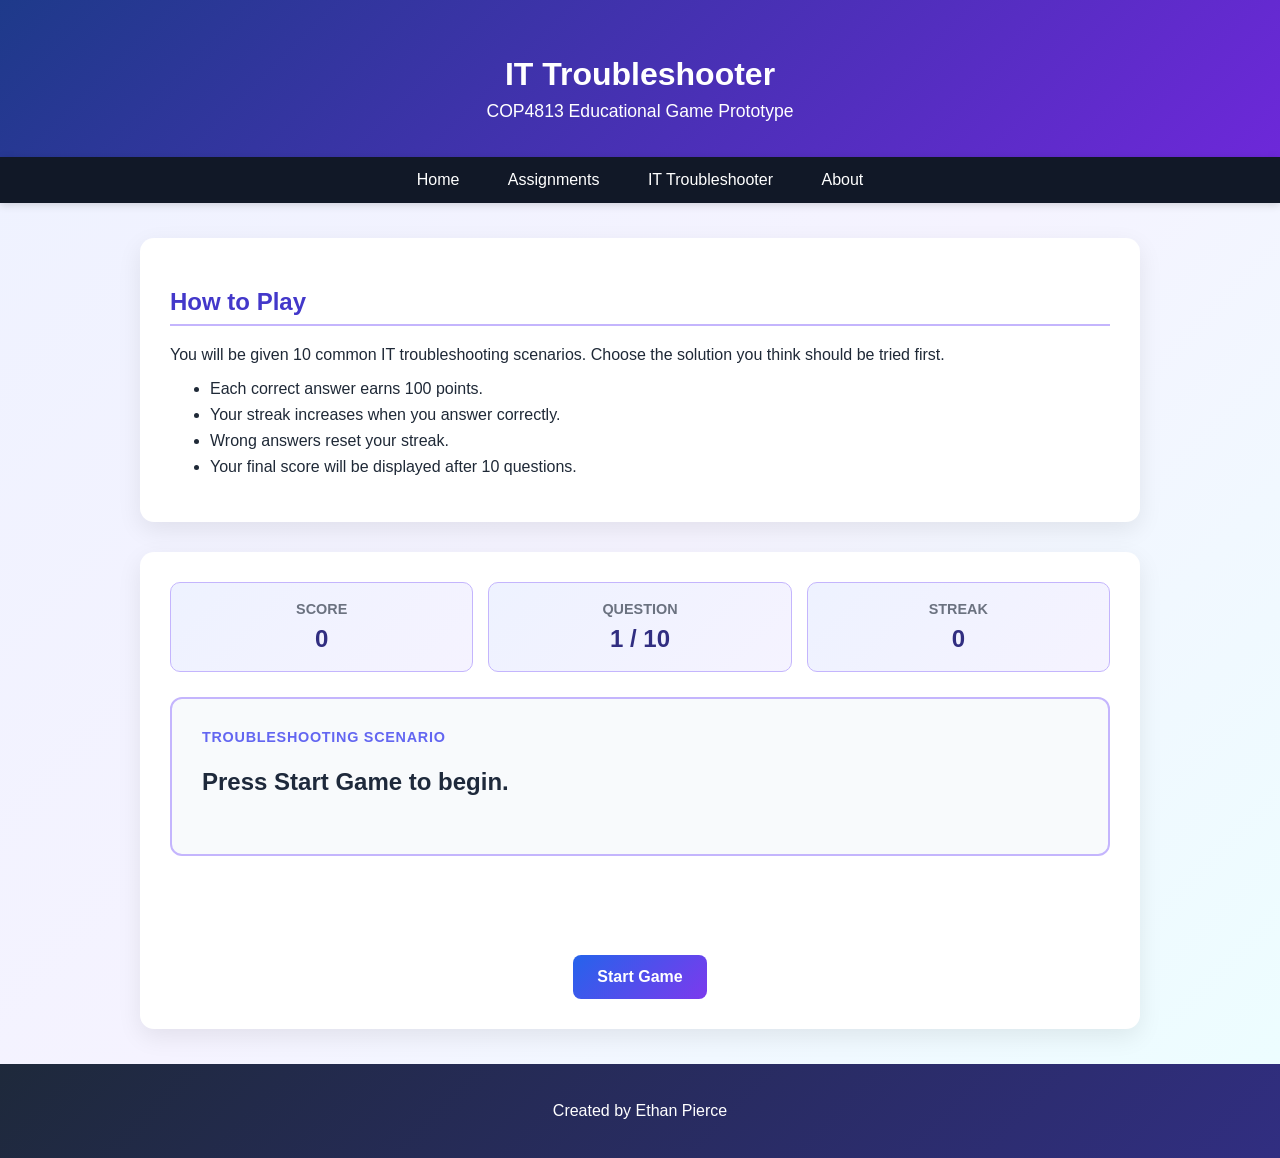
<file: game.html>
<!DOCTYPE html>
<html lang="en">
<head>
    <meta charset="UTF-8">
    <meta name="viewport" content="width=device-width, initial-scale=1.0">

    <meta
        name="description"
        content="Educational IT troubleshooting game for COP4813."
    >
    <meta name="author" content="Ethan Pierce">

    <title>IT Troubleshooter | COP4813</title>

    <link rel="stylesheet" href="game.css">
</head>

<body>

    <header>
        <h1>IT Troubleshooter</h1>
        <p>COP4813 Educational Game Prototype</p>
    </header>

    <nav aria-label="Main navigation">
        <ul>
            <li><a href="index.html">Home</a></li>
            <li><a href="assignments.html">Assignments</a></li>
            <li><a href="game.html">IT Troubleshooter</a></li>
            <li><a href="about.html">About</a></li>
        </ul>
    </nav>

    <main>

        <section class="game-intro">
            <h2>How to Play</h2>

            <p>
                You will be given 10 common IT troubleshooting scenarios.
                Choose the solution you think should be tried first.
            </p>

            <ul>
                <li>Each correct answer earns 100 points.</li>
                <li>Your streak increases when you answer correctly.</li>
                <li>Wrong answers reset your streak.</li>
                <li>Your final score will be displayed after 10 questions.</li>
            </ul>
        </section>

        <section class="game-board">

            <div class="score-panel">
                <div>
                    <span class="score-label">Score</span>
                    <span id="score">0</span>
                </div>

                <div>
                    <span class="score-label">Question</span>
                    <span id="questionNumber">1 / 10</span>
                </div>

                <div>
                    <span class="score-label">Streak</span>
                    <span id="streak">0</span>
                </div>
            </div>

            <div id="questionCard" class="question-card">
                <p class="scenario-label">Troubleshooting Scenario</p>

                <h2 id="questionText">
                    Press Start Game to begin.
                </h2>

                <div id="answerContainer" class="answer-grid">
                </div>
            </div>

            <div
                id="feedback"
                class="feedback"
                aria-live="polite"
            >
            </div>

            <div class="game-controls">
                <button id="startButton" type="button">
                    Start Game
                </button>

                <button
                    id="nextButton"
                    type="button"
                    hidden
                >
                    Next Question
                </button>

                <button
                    id="restartButton"
                    type="button"
                    hidden
                >
                    Play Again
                </button>
            </div>

        </section>

        <section
            id="resultsSection"
            class="results-section"
            hidden
        >
            <h2>Game Complete</h2>

            <p class="final-score">
                Final Score:
                <span id="finalScore">0</span>
                / 1000
            </p>

            <p>
                Correct Answers:
                <strong id="correctAnswers">0</strong>
            </p>

            <p>
                Incorrect Answers:
                <strong id="incorrectAnswers">0</strong>
            </p>

            <p>
                Rank:
                <strong id="playerRank">Beginner</strong>
            </p>
        </section>

    </main>

    <footer>
        <p>Created by Ethan Pierce</p>
    </footer>

    <script src="game.js"></script>

</body>
</html>
</file>
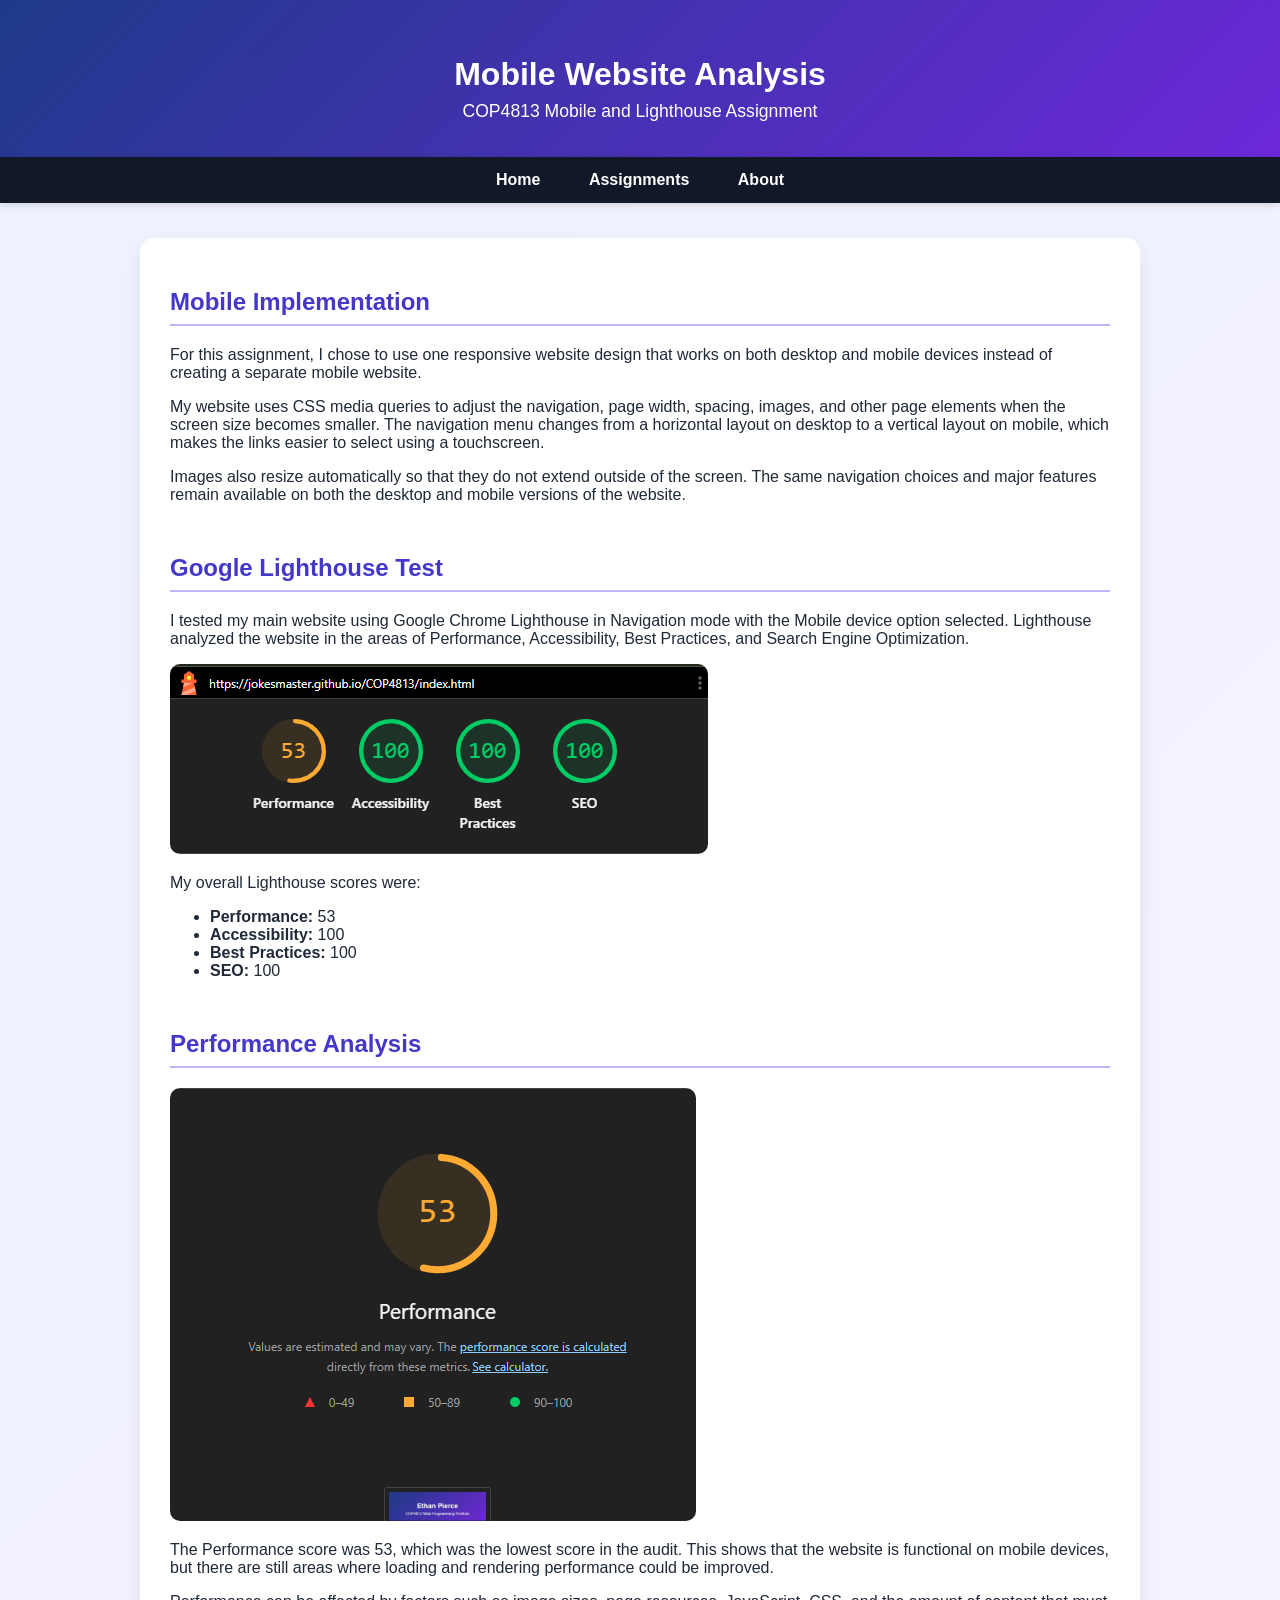
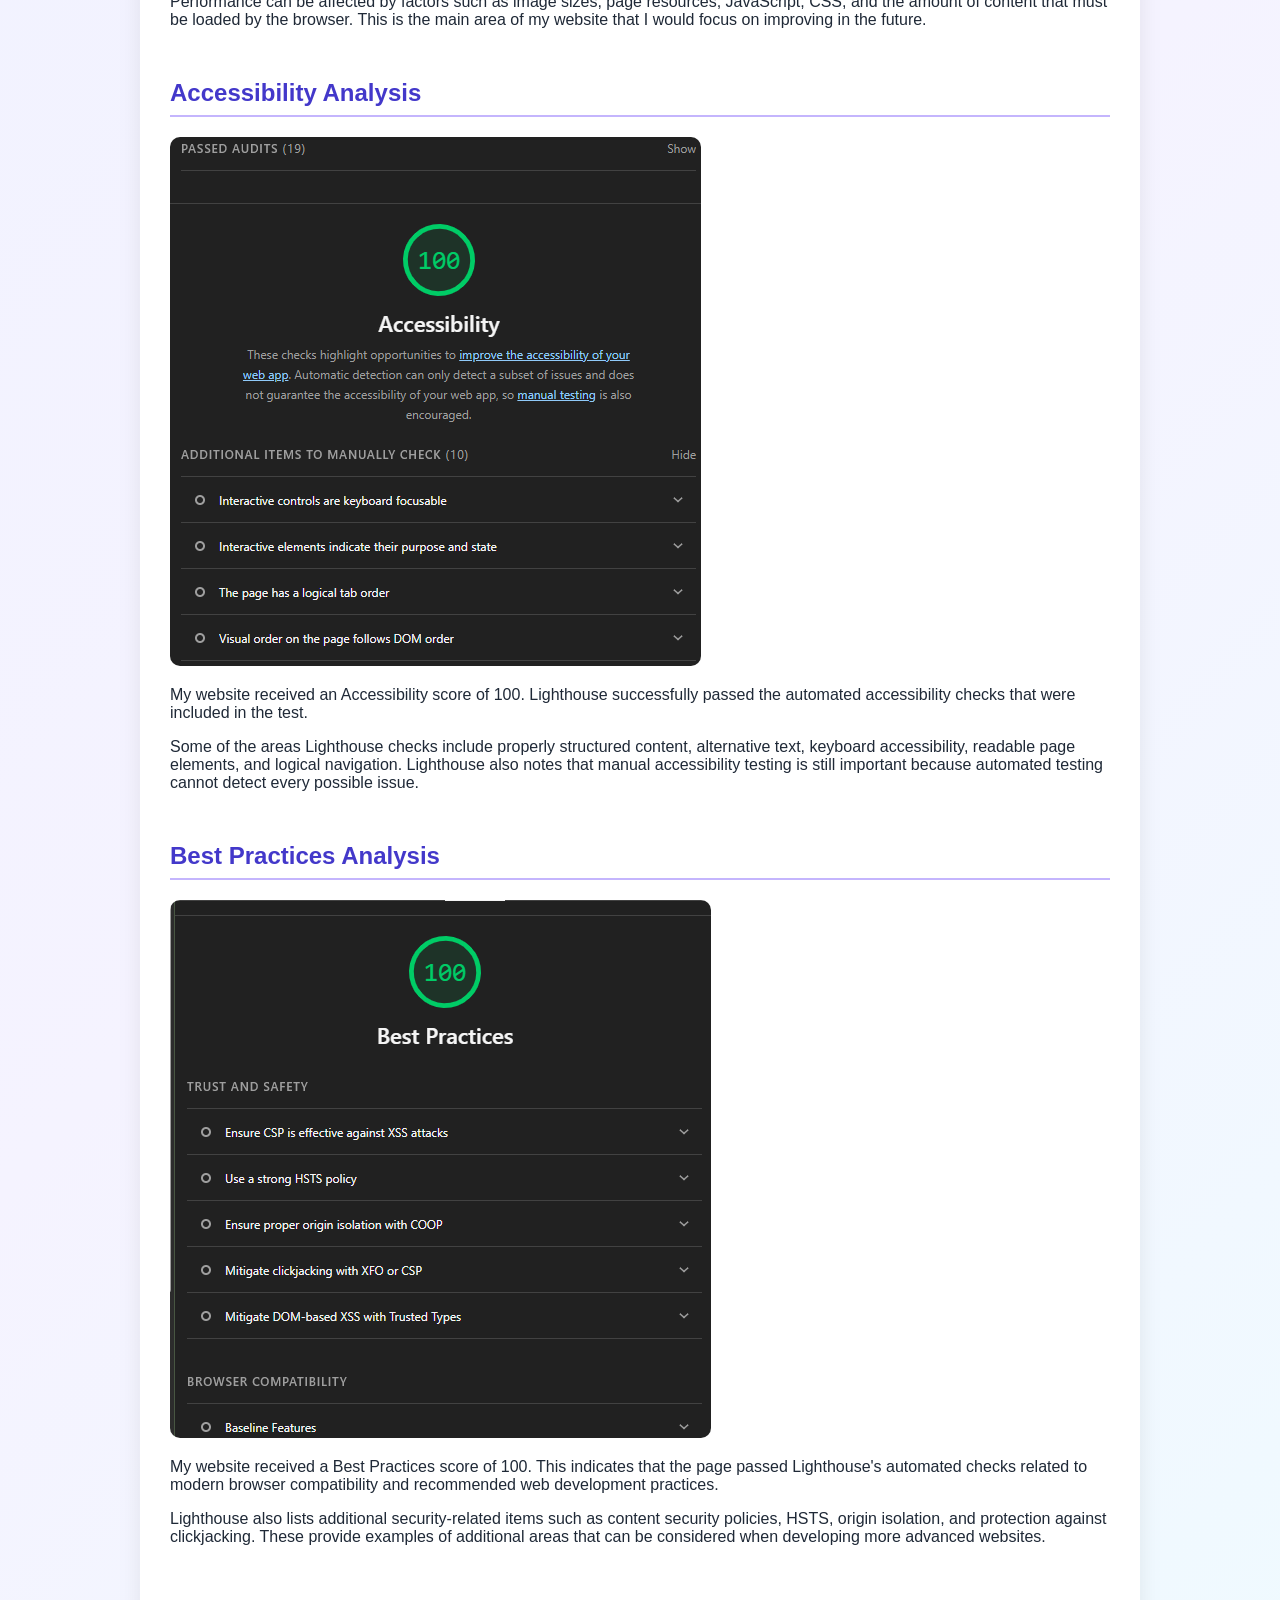
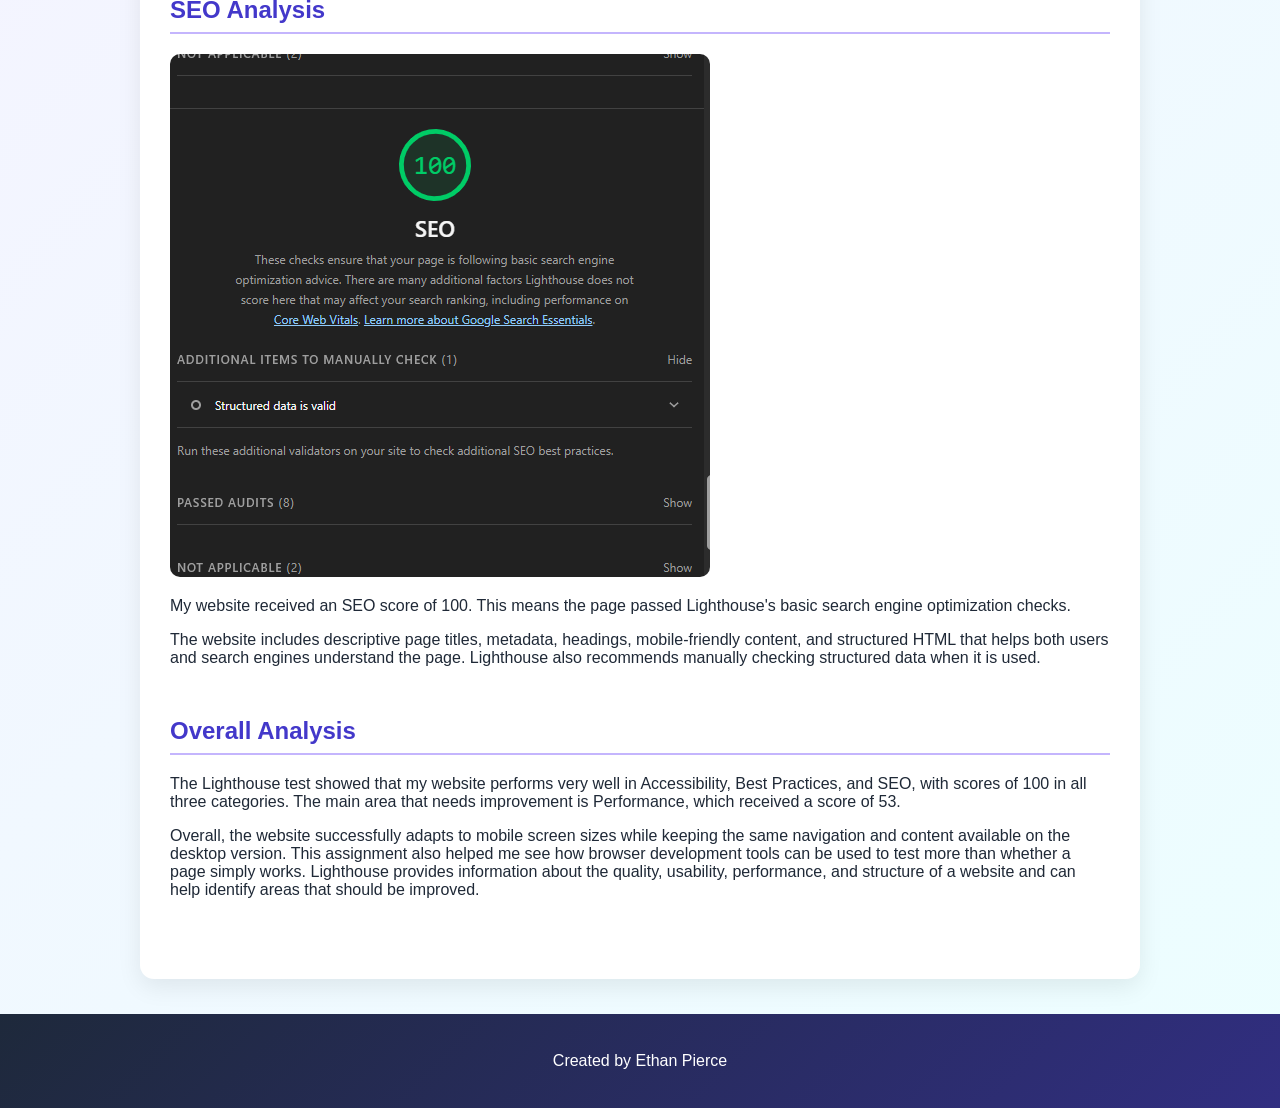
<file: mobile.html>
<!DOCTYPE html>
<html lang="en">
<head>
    <meta charset="UTF-8">
    <meta name="viewport" content="width=device-width, initial-scale=1.0">

    <meta
        name="description"
        content="Mobile website and Google Lighthouse analysis for Ethan Pierce's COP4813 website."
    >
    <meta name="author" content="Ethan Pierce">

    <title>Mobile and Lighthouse Analysis | Ethan Pierce</title>

    <link rel="stylesheet" href="style.css">
</head>

<body>

    <header>
        <h1>Mobile Website Analysis</h1>
        <p>COP4813 Mobile and Lighthouse Assignment</p>
    </header>

    <nav aria-label="Main navigation">
        <ul>
            <li><a href="index.html">Home</a></li>
            <li><a href="assignments.html">Assignments</a></li>
            <li><a href="about.html">About</a></li>
        </ul>
    </nav>

    <main>

        <section>
            <h2>Mobile Implementation</h2>

            <p>
                For this assignment, I chose to use one responsive website
                design that works on both desktop and mobile devices instead
                of creating a separate mobile website.
            </p>

            <p>
                My website uses CSS media queries to adjust the navigation,
                page width, spacing, images, and other page elements when the
                screen size becomes smaller. The navigation menu changes from
                a horizontal layout on desktop to a vertical layout on mobile,
                which makes the links easier to select using a touchscreen.
            </p>

            <p>
                Images also resize automatically so that they do not extend
                outside of the screen. The same navigation choices and major
                features remain available on both the desktop and mobile
                versions of the website.
            </p>
        </section>

        <section>
            <h2>Google Lighthouse Test</h2>

            <p>
                I tested my main website using Google Chrome Lighthouse in
                Navigation mode with the Mobile device option selected.
                Lighthouse analyzed the website in the areas of Performance,
                Accessibility, Best Practices, and Search Engine Optimization.
            </p>

            <img
                src="images/lighthouse5.png"
                alt="Overall Lighthouse results showing Performance 53, Accessibility 100, Best Practices 100, and SEO 100"
            >

            <p>
                My overall Lighthouse scores were:
            </p>

            <ul>
                <li><strong>Performance:</strong> 53</li>
                <li><strong>Accessibility:</strong> 100</li>
                <li><strong>Best Practices:</strong> 100</li>
                <li><strong>SEO:</strong> 100</li>
            </ul>
        </section>

        <section>
            <h2>Performance Analysis</h2>

            <img
                src="images/lighthouse1.png"
                alt="Google Lighthouse Performance score of 53"
            >

            <p>
                The Performance score was 53, which was the lowest score in
                the audit. This shows that the website is functional on mobile
                devices, but there are still areas where loading and rendering
                performance could be improved.
            </p>

            <p>
                Performance can be affected by factors such as image sizes,
                page resources, JavaScript, CSS, and the amount of content
                that must be loaded by the browser. This is the main area of
                my website that I would focus on improving in the future.
            </p>
        </section>

        <section>
            <h2>Accessibility Analysis</h2>

            <img
                src="images/lighthouse2.png"
                alt="Google Lighthouse Accessibility score of 100"
            >

            <p>
                My website received an Accessibility score of 100. Lighthouse
                successfully passed the automated accessibility checks that
                were included in the test.
            </p>

            <p>
                Some of the areas Lighthouse checks include properly structured
                content, alternative text, keyboard accessibility, readable
                page elements, and logical navigation. Lighthouse also notes
                that manual accessibility testing is still important because
                automated testing cannot detect every possible issue.
            </p>
        </section>

        <section>
            <h2>Best Practices Analysis</h2>

            <img
                src="images/lighthouse3.png"
                alt="Google Lighthouse Best Practices score of 100"
            >

            <p>
                My website received a Best Practices score of 100. This
                indicates that the page passed Lighthouse's automated checks
                related to modern browser compatibility and recommended web
                development practices.
            </p>

            <p>
                Lighthouse also lists additional security-related items such
                as content security policies, HSTS, origin isolation, and
                protection against clickjacking. These provide examples of
                additional areas that can be considered when developing more
                advanced websites.
            </p>
        </section>

        <section>
            <h2>SEO Analysis</h2>

            <img
                src="images/lighthouse4.png"
                alt="Google Lighthouse SEO score of 100"
            >

            <p>
                My website received an SEO score of 100. This means the page
                passed Lighthouse's basic search engine optimization checks.
            </p>

            <p>
                The website includes descriptive page titles, metadata,
                headings, mobile-friendly content, and structured HTML that
                helps both users and search engines understand the page.
                Lighthouse also recommends manually checking structured data
                when it is used.
            </p>
        </section>

        <section>
            <h2>Overall Analysis</h2>

            <p>
                The Lighthouse test showed that my website performs very well
                in Accessibility, Best Practices, and SEO, with scores of 100
                in all three categories. The main area that needs improvement
                is Performance, which received a score of 53.
            </p>

            <p>
                Overall, the website successfully adapts to mobile screen sizes
                while keeping the same navigation and content available on the
                desktop version. This assignment also helped me see how browser
                development tools can be used to test more than whether a page
                simply works. Lighthouse provides information about the quality,
                usability, performance, and structure of a website and can help
                identify areas that should be improved.
            </p>
        </section>

    </main>

    <footer>
        <p>Created by Ethan Pierce</p>
    </footer>

</body>
</html>
</file>
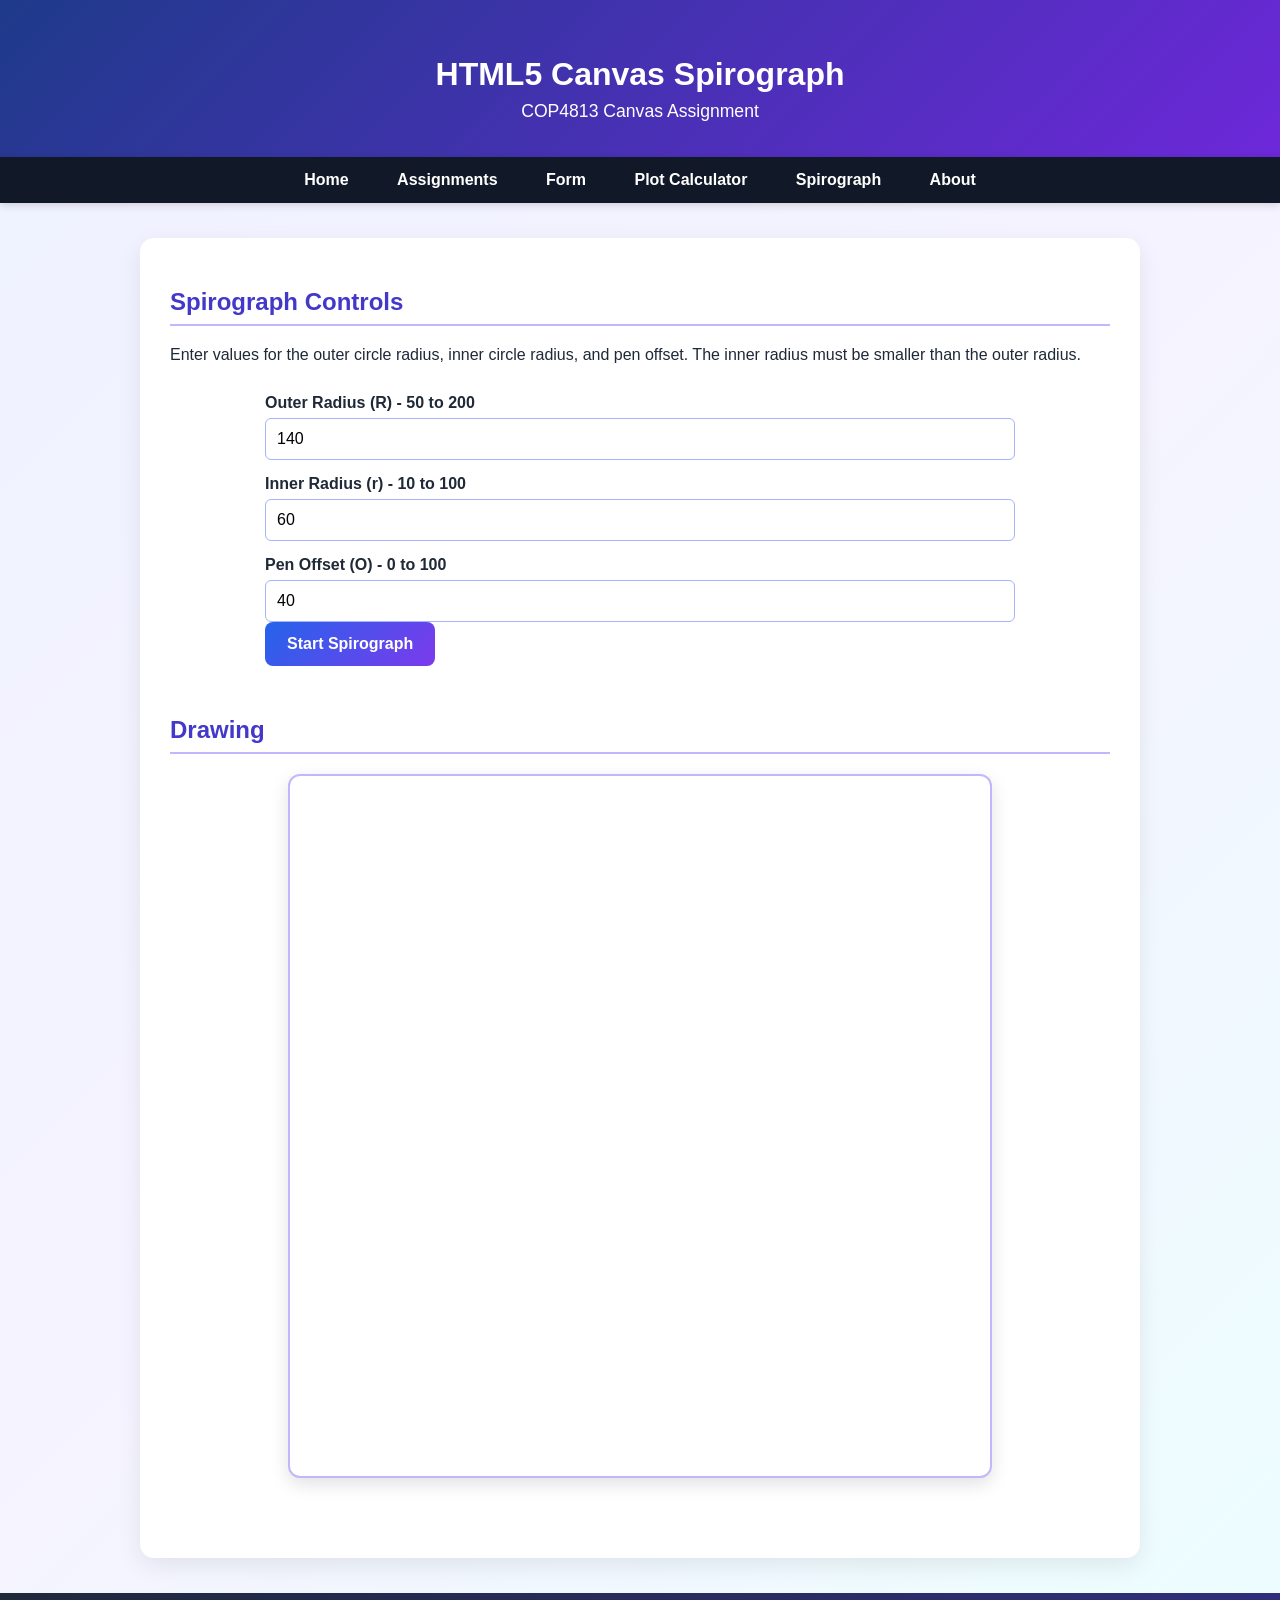
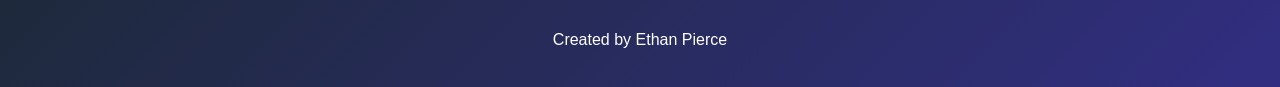
<file: spirograph.html>
<!DOCTYPE html>
<html lang="en">
<head>
    <meta charset="UTF-8">
    <meta name="viewport" content="width=device-width, initial-scale=1.0">

    <meta name="description"
          content="HTML5 Canvas Spirograph assignment for Ethan Pierce's COP4813 web programming course.">
    <meta name="author" content="Ethan Pierce">

    <title>Spirograph | COP4813</title>

    <link rel="stylesheet" href="style.css?v=5">
</head>

<body>

    <header>
        <h1>HTML5 Canvas Spirograph</h1>
        <p>COP4813 Canvas Assignment</p>
    </header>

    <nav aria-label="Main navigation">
        <ul>
            <li><a href="index.html">Home</a></li>
            <li><a href="assignments.html">Assignments</a></li>
            <li><a href="form.html">Form</a></li>
            <li><a href="plot.html">Plot Calculator</a></li>
            <li><a href="spirograph.html">Spirograph</a></li>
            <li><a href="about.html">About</a></li>
        </ul>
    </nav>

    <main>

        <section>
            <h2>Spirograph Controls</h2>

            <p>
                Enter values for the outer circle radius, inner circle radius,
                and pen offset. The inner radius must be smaller than the outer radius.
            </p>

            <form id="spirographForm">

                <label for="outerRadius">
                    Outer Radius (R) - 50 to 200
                </label>
                <input
                    type="number"
                    id="outerRadius"
                    value="140"
                    min="50"
                    max="200"
                    required
                >

                <label for="innerRadius">
                    Inner Radius (r) - 10 to 100
                </label>
                <input
                    type="number"
                    id="innerRadius"
                    value="60"
                    min="10"
                    max="100"
                    required
                >

                <label for="offset">
                    Pen Offset (O) - 0 to 100
                </label>
                <input
                    type="number"
                    id="offset"
                    value="40"
                    min="0"
                    max="100"
                    required
                >

                <button type="submit">
                    Start Spirograph
                </button>

            </form>

            <p
                id="spirographError"
                class="form-error"
                aria-live="polite"
            ></p>
        </section>

        <section>
            <h2>Drawing</h2>

            <canvas
                id="spirographCanvas"
                width="700"
                height="700"
                aria-label="Spirograph drawing canvas"
            >
                Your browser does not support the HTML5 canvas element.
            </canvas>
        </section>

    </main>

    <footer>
        <p>Created by Ethan Pierce</p>
    </footer>

    <script src="spirograph.js?v=5"></script>

</body>
</html>
</file>
<file: style.css>
body {
    font-family: Arial, sans-serif;
    margin: 0;
    background: linear-gradient(135deg, #eef2ff, #f5f3ff, #ecfeff);
    color: #1f2937;
}

header {
    background: linear-gradient(135deg, #1e3a8a, #6d28d9);
    color: white;
    text-align: center;
    padding: 35px 20px;
}

header h1 {
    margin-bottom: 8px;
}

header p {
    margin: 0;
    font-size: 1.1rem;
}

nav {
    background-color: #111827;
    text-align: center;
    box-shadow: 0 2px 8px rgba(0, 0, 0, 0.15);
}

nav ul {
    list-style: none;
    margin: 0;
    padding: 0;
}

nav li {
    display: inline-block;
}

nav a {
    display: block;
    color: white;
    padding: 14px 22px;
    text-decoration: none;
    transition: background-color 0.2s ease;
}

nav a:hover,
nav a:focus {
    background-color: #4f46e5;
}

main {
    width: 80%;
    max-width: 1000px;
    margin: 35px auto;
    background-color: white;
    padding: 30px;
    border-radius: 14px;
    box-shadow: 0 8px 24px rgba(0, 0, 0, 0.08);
    box-sizing: border-box;
}

section {
    margin-bottom: 50px;
}

section h2 {
    color: #4338ca;
    border-bottom: 2px solid #c4b5fd;
    padding-bottom: 8px;
}

img {
    max-width: 100%;
    height: auto;
    border-radius: 10px;
}

.profile-image,
.about-page-image {
    display: block;
    max-width: 500px;
    width: 100%;
    height: auto;
    margin: 20px auto;
    border-radius: 12px;
    box-shadow: 0 5px 15px rgba(0, 0, 0, 0.12);
}

a {
    color: #4f46e5;
    text-decoration: none;
    font-weight: 600;
}

a:hover {
    text-decoration: underline;
}

/* Form Styling */

form {
    max-width: 750px;
    margin: 30px auto;
}

fieldset {
    border: 1px solid #c4b5fd;
    border-radius: 10px;
    padding: 22px;
    margin-bottom: 25px;
    background: linear-gradient(135deg, #fafafa, #f5f3ff);
}

legend {
    font-size: 1.2rem;
    font-weight: bold;
    color: #4338ca;
    padding: 0 10px;
}

label {
    display: block;
    font-weight: bold;
    margin-top: 15px;
    margin-bottom: 6px;
}

input,
select,
textarea {
    width: 100%;
    box-sizing: border-box;
    padding: 11px;
    border: 1px solid #a5b4fc;
    border-radius: 6px;
    font-size: 1rem;
    font-family: Arial, sans-serif;
    background-color: white;
}

input:focus,
select:focus,
textarea:focus {
    outline: 3px solid #c4b5fd;
    border-color: #4f46e5;
}

textarea {
    resize: vertical;
}

button {
    background: linear-gradient(135deg, #2563eb, #7c3aed);
    color: white;
    border: none;
    border-radius: 8px;
    padding: 13px 22px;
    font-size: 1rem;
    font-weight: bold;
    cursor: pointer;
    transition: transform 0.2s ease, box-shadow 0.2s ease;
}

button:hover,
button:focus {
    transform: translateY(-1px);
    box-shadow: 0 5px 12px rgba(79, 70, 229, 0.3);
}

.form-error {
    color: #b91c1c;
    font-weight: bold;
    margin: 15px 0;
}

.assignment-list li {
    margin: 12px 0;
    padding: 12px;
    background-color: #eef2ff;
    border-left: 4px solid #6366f1;
    border-radius: 6px;
}

.confirmation-box {
    background: linear-gradient(135deg, #eef2ff, #faf5ff);
    border: 1px solid #c4b5fd;
    border-radius: 10px;
    padding: 22px;
    margin: 25px 0;
}

.confirmation-message {
    white-space: pre-wrap;
}

.confirmation-buttons {
    display: flex;
    gap: 15px;
    flex-wrap: wrap;
}

/* Plot Calculator */

#chartContainer {
    width: 100%;
    height: 500px;
    margin-top: 20px;
}

.calculated-values {
    max-height: 350px;
    overflow-y: auto;
    background-color: #f8fafc;
    border: 1px solid #c4b5fd;
    border-radius: 8px;
    padding: 15px;
}

/* Spirograph */

#spirographCanvas {
    display: block;
    max-width: 100%;
    height: auto;
    margin: 20px auto;
    background-color: white;
    border: 2px solid #c4b5fd;
    border-radius: 12px;
    box-shadow: 0 6px 18px rgba(0, 0, 0, 0.12);
}

/* JSON Inventory */

.table-container {
    width: 100%;
    overflow-x: auto;
    margin-top: 25px;
}

.inventory-table {
    width: 100%;
    border-collapse: collapse;
    background-color: white;
}

.inventory-table th,
.inventory-table td {
    padding: 12px;
    border: 1px solid #c4b5fd;
    text-align: left;
}

.inventory-table th {
    background: linear-gradient(135deg, #2563eb, #7c3aed);
    color: white;
}

.inventory-table tr:nth-child(even) {
    background-color: #f5f3ff;
}

.inventory-table tr:hover {
    background-color: #eef2ff;
}

/* Drag and Drop */

.drag-area {
    display: flex;
    justify-content: space-between;
    align-items: center;
    gap: 40px;
    flex-wrap: wrap;
    margin-top: 30px;
}

.car-container,
.garage-drop-zone {
    flex: 1;
    min-width: 280px;
    text-align: center;
}

.draggable-car {
    width: 100%;
    max-width: 400px;
    cursor: grab;
    border-radius: 12px;
    box-shadow: 0 6px 18px rgba(0, 0, 0, 0.15);
}

.draggable-car:active {
    cursor: grabbing;
}

.garage-drop-zone {
    min-height: 300px;
    border: 4px dashed #6366f1;
    border-radius: 14px;
    background-color: #eef2ff;
    padding: 25px;
    display: flex;
    flex-direction: column;
    justify-content: center;
    align-items: center;
    box-sizing: border-box;
    transition:
        background-color 0.2s ease,
        border-color 0.2s ease,
        transform 0.2s ease;
}

.garage-hover {
    background-color: #ddd6fe;
    border-color: #7c3aed;
    transform: scale(1.02);
}

.garage-success {
    background-color: #dcfce7;
    border-color: #16a34a;
}

.parked-car {
    max-width: 350px;
    margin-top: 15px;
}

.drop-message {
    margin-top: 25px;
    padding: 15px;
    background-color: #f5f3ff;
    border-left: 4px solid #6366f1;
    border-radius: 6px;
    font-weight: bold;
}

/* Assignment 9 - Animation */

.animation-container {
    display: flex;
    justify-content: center;
    margin-top: 25px;
}

#animationCanvas {
    width: 100%;
    max-width: 800px;
    background: linear-gradient(
        135deg,
        #0f172a,
        #1e1b4b,
        #312e81
    );
    border: 4px solid #6366f1;
    border-radius: 14px;
    box-shadow: 0 8px 24px rgba(0, 0, 0, 0.2);
    cursor: crosshair;
    box-sizing: border-box;
}

/* Assignment 11 - BSIT Advisor */

.advisor-summary {
    display: flex;
    justify-content: space-around;
    gap: 20px;
    flex-wrap: wrap;
    margin: 25px 0;
    padding: 20px;
    background: linear-gradient(135deg, #eef2ff, #f5f3ff);
    border: 1px solid #c4b5fd;
    border-radius: 10px;
}

.advisor-summary div {
    text-align: center;
    font-size: 1.1rem;
}

.advisor-legend {
    display: flex;
    gap: 15px;
    flex-wrap: wrap;
    margin: 20px 0;
}

.advisor-legend span {
    padding: 8px 14px;
    border-radius: 20px;
    font-weight: bold;
}

.legend-available {
    background-color: #dcfce7;
    color: #166534;
}

.legend-locked {
    background-color: #f3f4f6;
    color: #4b5563;
}

.legend-completed {
    background-color: #dbeafe;
    color: #1e40af;
}

.course-grid {
    display: grid;
    grid-template-columns: repeat(auto-fit, minmax(300px, 1fr));
    gap: 20px;
    margin-top: 25px;
}

.course-card {
    padding: 20px;
    border-radius: 12px;
    border: 2px solid #d1d5db;
    background-color: white;
    transition: transform 0.2s ease, box-shadow 0.2s ease;
}

.course-card:hover {
    transform: translateY(-2px);
    box-shadow: 0 6px 18px rgba(0, 0, 0, 0.1);
}

.course-card h3 {
    margin-top: 0;
    color: #312e81;
}

.course-available {
    border-color: #22c55e;
    background-color: #f0fdf4;
}

.course-locked {
    border-color: #d1d5db;
    background-color: #f9fafb;
    opacity: 0.8;
}

.course-completed {
    border-color: #3b82f6;
    background-color: #eff6ff;
}

.course-category {
    color: #6b7280;
    font-weight: bold;
}

.course-status {
    font-weight: bold;
}

.course-controls {
    display: flex;
    flex-direction: column;
    gap: 10px;
    margin-top: 15px;
}

.completed-course-label {
    display: flex;
    align-items: center;
    gap: 8px;
    margin: 0;
    font-weight: normal;
}

.completed-course-label input {
    width: auto;
}

.info-button,
.plan-button {
    width: 100%;
}

.course-note {
    margin-top: 15px;
    padding: 12px;
    background-color: #eef2ff;
    border-left: 4px solid #6366f1;
    border-radius: 6px;
}

.course-plan {
    margin: 20px 0;
}

.planned-course-list {
    list-style: none;
    padding: 0;
}

.planned-course-list li {
    display: flex;
    justify-content: space-between;
    align-items: center;
    gap: 15px;
    margin: 10px 0;
    padding: 14px;
    background-color: #eef2ff;
    border-left: 4px solid #6366f1;
    border-radius: 6px;
}

.planned-course-list button {
    padding: 8px 14px;
}

/* CMS Comparison Assignment */

.cms-table-container {
    width: 100%;
    overflow-x: auto;
    margin-top: 30px;
    border-radius: 10px;
    box-shadow: 0 5px 16px rgba(0, 0, 0, 0.08);
}

.cms-table {
    width: 100%;
    min-width: 1450px;
    border-collapse: collapse;
    background-color: white;
}

.cms-table th,
.cms-table td {
    padding: 18px;
    border: 1px solid #c4b5fd;
    text-align: left;
    vertical-align: top;
    line-height: 1.35;
}

.cms-table th {
    background: linear-gradient(
        135deg,
        #2563eb,
        #7c3aed
    );
    color: white;
    font-size: 0.95rem;
}

.cms-table tbody tr:nth-child(even) {
    background-color: #f5f3ff;
}

.cms-table tbody tr:hover {
    background-color: #eef2ff;
}

.cms-table th:nth-child(1),
.cms-table td:nth-child(1) {
    min-width: 120px;
}

.cms-table th:nth-child(2),
.cms-table td:nth-child(2) {
    min-width: 220px;
}

.cms-table th:nth-child(3),
.cms-table td:nth-child(3) {
    min-width: 240px;
}

.cms-table th:nth-child(4),
.cms-table td:nth-child(4) {
    min-width: 250px;
}

.cms-table th:nth-child(5),
.cms-table td:nth-child(5) {
    min-width: 260px;
}

.cms-table th:nth-child(6),
.cms-table td:nth-child(6) {
    min-width: 140px;
}

.cms-table td:first-child {
    color: #312e81;
    font-size: 1.05rem;
}

.cms-table p {
    margin-top: 0;
}

.cms-detail-list {
    margin: 0 0 15px 0;
    padding-left: 20px;
}

.cms-detail-list li {
    margin-bottom: 7px;
}

.cms-source {
    display: inline-block;
    margin-top: 8px;
    padding: 6px 10px;
    background-color: #eef2ff;
    border-radius: 5px;
    font-size: 0.85rem;
}

.cms-source:hover {
    background-color: #ddd6fe;
}

/* Footer */

footer {
    text-align: center;
    padding: 22px;
    margin-top: 30px;
    background: linear-gradient(135deg, #1e293b, #312e81);
    color: white;
}

/* Mobile Responsive Design */

@media (max-width: 700px) {
    header {
        padding: 25px 15px;
    }

    header h1 {
        font-size: 1.8rem;
    }

    header p {
        font-size: 1rem;
    }

    nav ul {
        display: flex;
        flex-direction: column;
        padding: 0;
    }

    nav li {
        display: block;
        width: 100%;
    }

    nav a {
        display: block;
        width: 100%;
        box-sizing: border-box;
        padding: 14px;
    }

    main {
        width: 92%;
        padding: 18px;
        margin: 20px auto;
    }

    section {
        margin-bottom: 35px;
    }

    .profile-image,
    .about-page-image {
        max-width: 100%;
    }

    .assignment-list {
        padding-left: 20px;
    }

    .confirmation-buttons {
        flex-direction: column;
    }

    .confirmation-buttons button {
        width: 100%;
    }

    #chartContainer {
        height: 350px;
    }

    .inventory-table th,
    .inventory-table td {
        padding: 9px;
        font-size: 0.9rem;
    }

    .drag-area {
        flex-direction: column;
        gap: 25px;
    }

    .car-container,
    .garage-drop-zone {
        width: 100%;
        min-width: 0;
    }

    #animationCanvas {
        width: 100%;
        height: auto;
    }

    .course-grid {
        grid-template-columns: 1fr;
    }

    .advisor-summary {
        flex-direction: column;
    }

    .planned-course-list li {
        flex-direction: column;
        align-items: stretch;
    }

    .cms-table {
        font-size: 0.9rem;
    }

    .cms-table th,
    .cms-table td {
        padding: 12px;
    }
}
</file>
<file: assignment6.css>
body {
    font-family: Arial, sans-serif;
    margin: 0;
    background: linear-gradient(135deg, #eef2ff, #f5f3ff, #ecfeff);
    color: #1f2937;
}

header {
    background: linear-gradient(135deg, #1e3a8a, #6d28d9);
    color: white;
    text-align: center;
    padding: 35px 20px;
}

header h1 {
    margin-bottom: 8px;
}

header p {
    margin: 0;
    font-size: 1.1rem;
}

nav {
    background-color: #111827;
    text-align: center;
}

nav ul {
    list-style: none;
    margin: 0;
    padding: 0;
}

nav li {
    display: inline-block;
}

nav a {
    display: block;
    color: white;
    padding: 14px 20px;
    text-decoration: none;
}

nav a:hover,
nav a:focus {
    background-color: #4f46e5;
}

main {
    width: 88%;
    max-width: 1200px;
    margin: 35px auto;
    background-color: white;
    padding: 30px;
    border-radius: 14px;
    box-shadow: 0 8px 24px rgba(0, 0, 0, 0.08);
}

h2 {
    color: #4338ca;
    border-bottom: 2px solid #c4b5fd;
    padding-bottom: 8px;
}

.table-container {
    width: 100%;
    overflow-x: auto;
    margin-top: 25px;
    border-radius: 10px;
    box-shadow: 0 4px 14px rgba(0, 0, 0, 0.08);
}

.inventory-table {
    width: 100%;
    border-collapse: collapse;
    background-color: white;
}

.inventory-table th,
.inventory-table td {
    padding: 14px 16px;
    border-bottom: 1px solid #e5e7eb;
    text-align: left;
}

.inventory-table th {
    background: linear-gradient(135deg, #2563eb, #7c3aed);
    color: white;
    font-size: 0.95rem;
    letter-spacing: 0.3px;
}

.inventory-table tr:nth-child(even) {
    background-color: #f8f7ff;
}

.inventory-table tr:hover {
    background-color: #eef2ff;
}

.inventory-table td:nth-child(5),
.inventory-table td:nth-child(6) {
    font-family: Consolas, monospace;
}

.stattrak-yes {
    color: #d97706;
    font-weight: bold;
}

.stattrak-no {
    color: #6b7280;
}

.form-error {
    color: #b91c1c;
    font-weight: bold;
}

footer {
    text-align: center;
    padding: 22px;
    margin-top: 30px;
    background: linear-gradient(135deg, #1e293b, #312e81);
    color: white;
}

@media (max-width: 700px) {
    main {
        width: 92%;
        padding: 18px;
    }

    nav li {
        display: block;
    }

    .inventory-table th,
    .inventory-table td {
        padding: 10px;
        font-size: 0.9rem;
    }
}
</file>
<file: game.css>
body {
    font-family: Arial, sans-serif;
    margin: 0;
    background: linear-gradient(
        135deg,
        #eef2ff,
        #f5f3ff,
        #ecfeff
    );
    color: #1f2937;
}

header {
    background: linear-gradient(
        135deg,
        #1e3a8a,
        #6d28d9
    );
    color: white;
    text-align: center;
    padding: 35px 20px;
}

header h1 {
    margin-bottom: 8px;
}

header p {
    margin: 0;
    font-size: 1.1rem;
}

nav {
    background-color: #111827;
    text-align: center;
    box-shadow: 0 2px 8px rgba(0, 0, 0, 0.15);
}

nav ul {
    list-style: none;
    margin: 0;
    padding: 0;
}

nav li {
    display: inline-block;
}

nav a {
    display: block;
    color: white;
    padding: 14px 22px;
    text-decoration: none;
}

nav a:hover,
nav a:focus {
    background-color: #4f46e5;
}

main {
    width: 88%;
    max-width: 1000px;
    margin: 35px auto;
}

.game-intro,
.game-board,
.results-section {
    background-color: white;
    padding: 30px;
    margin-bottom: 30px;
    border-radius: 14px;
    box-shadow: 0 8px 24px rgba(0, 0, 0, 0.08);
}

.game-intro h2,
.results-section h2 {
    color: #4338ca;
    border-bottom: 2px solid #c4b5fd;
    padding-bottom: 8px;
}

.game-intro li {
    margin-bottom: 8px;
}

.score-panel {
    display: grid;
    grid-template-columns: repeat(3, 1fr);
    gap: 15px;
    margin-bottom: 25px;
}

.score-panel div {
    text-align: center;
    padding: 18px;
    background: linear-gradient(
        135deg,
        #eef2ff,
        #f5f3ff
    );
    border: 1px solid #c4b5fd;
    border-radius: 10px;
}

.score-label {
    display: block;
    margin-bottom: 8px;
    color: #6b7280;
    font-size: 0.9rem;
    font-weight: bold;
    text-transform: uppercase;
}

#score,
#questionNumber,
#streak {
    color: #312e81;
    font-size: 1.5rem;
    font-weight: bold;
}

.question-card {
    padding: 30px;
    background-color: #f8fafc;
    border: 2px solid #c4b5fd;
    border-radius: 12px;
}

.scenario-label {
    margin-top: 0;
    color: #6366f1;
    font-size: 0.9rem;
    font-weight: bold;
    text-transform: uppercase;
    letter-spacing: 0.05em;
}

#questionText {
    margin-bottom: 25px;
    color: #1e293b;
    line-height: 1.4;
}

.answer-grid {
    display: grid;
    grid-template-columns: 1fr 1fr;
    gap: 15px;
}

.answer-button {
    width: 100%;
    min-height: 80px;
    padding: 16px;
    border: 2px solid #a5b4fc;
    border-radius: 10px;
    background-color: white;
    color: #1f2937;
    font-size: 1rem;
    font-weight: bold;
    text-align: left;
    cursor: pointer;
    transition:
        background-color 0.2s ease,
        border-color 0.2s ease,
        transform 0.2s ease;
}

.answer-button:hover,
.answer-button:focus {
    background-color: #eef2ff;
    border-color: #6366f1;
    transform: translateY(-1px);
}

.answer-button.correct {
    background-color: #dcfce7;
    border-color: #22c55e;
    color: #166534;
}

.answer-button.incorrect {
    background-color: #fee2e2;
    border-color: #ef4444;
    color: #991b1b;
}

.answer-button:disabled {
    cursor: default;
    transform: none;
}

.feedback {
    min-height: 24px;
    margin-top: 20px;
    padding: 15px;
    border-radius: 8px;
    font-weight: bold;
}

.feedback.correct-feedback {
    background-color: #dcfce7;
    border-left: 4px solid #22c55e;
    color: #166534;
}

.feedback.incorrect-feedback {
    background-color: #fee2e2;
    border-left: 4px solid #ef4444;
    color: #991b1b;
}

.game-controls {
    display: flex;
    justify-content: center;
    gap: 15px;
    margin-top: 25px;
    flex-wrap: wrap;
}

.game-controls button {
    background: linear-gradient(
        135deg,
        #2563eb,
        #7c3aed
    );
    color: white;
    border: none;
    border-radius: 8px;
    padding: 13px 24px;
    font-size: 1rem;
    font-weight: bold;
    cursor: pointer;
}

.game-controls button:hover,
.game-controls button:focus {
    box-shadow: 0 5px 12px rgba(79, 70, 229, 0.3);
}

.final-score {
    font-size: 1.4rem;
    color: #312e81;
    font-weight: bold;
}

.results-section {
    text-align: center;
}

footer {
    text-align: center;
    padding: 22px;
    margin-top: 30px;
    background: linear-gradient(
        135deg,
        #1e293b,
        #312e81
    );
    color: white;
}

@media (max-width: 700px) {
    header {
        padding: 25px 15px;
    }

    nav ul {
        display: flex;
        flex-direction: column;
    }

    nav li {
        display: block;
        width: 100%;
    }

    nav a {
        width: 100%;
        box-sizing: border-box;
    }

    main {
        width: 92%;
        margin: 20px auto;
    }

    .game-intro,
    .game-board,
    .results-section {
        padding: 20px;
    }

    .score-panel {
        grid-template-columns: 1fr;
    }

    .answer-grid {
        grid-template-columns: 1fr;
    }

    .answer-button {
        min-height: 65px;
    }
}
</file>
